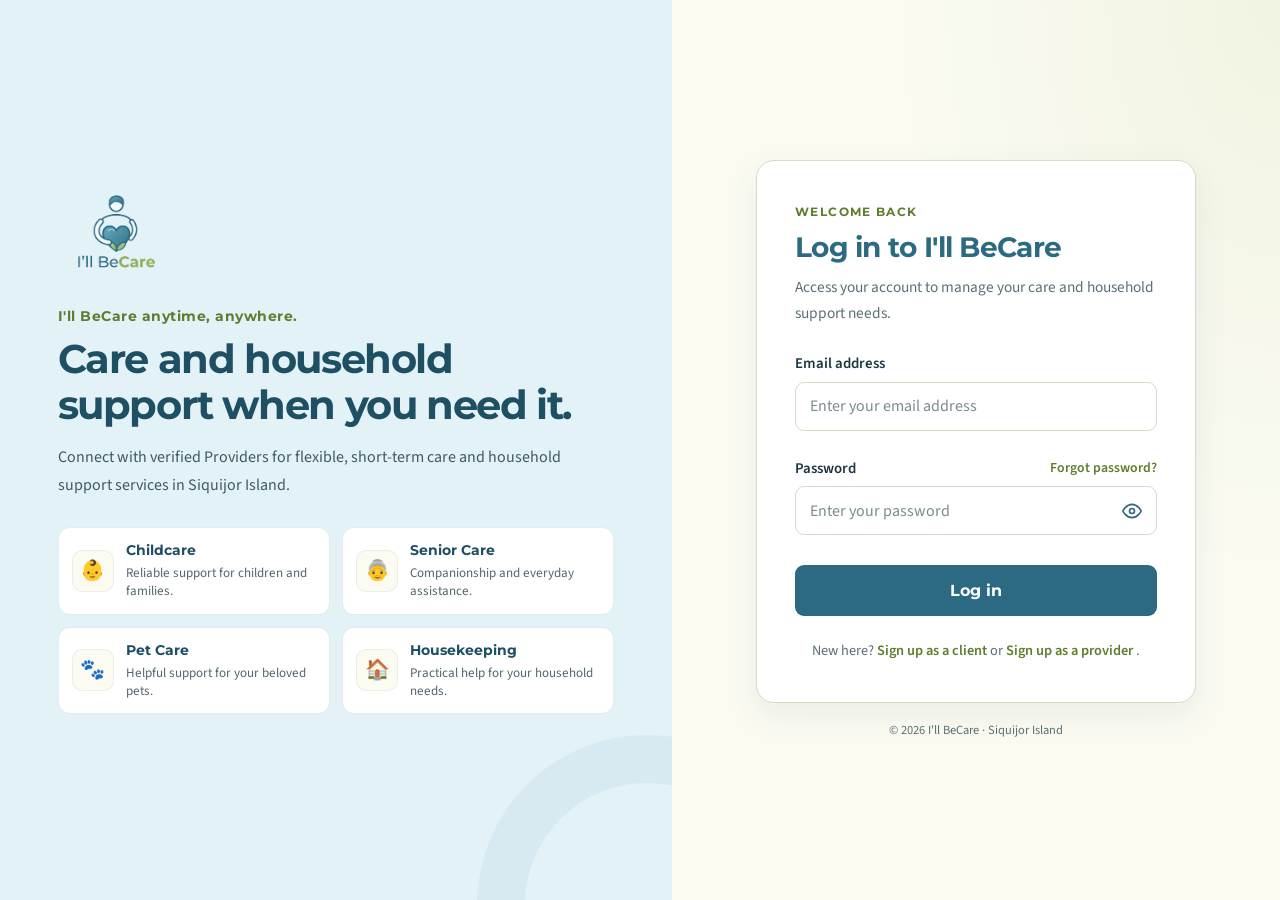
<file: index.html>
<!doctype html>
<html lang="en">
  <head>
    <meta charset="utf-8" />
    <meta
      name="viewport"
      content="width=device-width, initial-scale=1, viewport-fit=cover"
    />

    <title>Log in | I'll BeCare</title>

    <link rel="preconnect" href="https://fonts.googleapis.com" />
    <link rel="preconnect" href="https://fonts.gstatic.com" crossorigin />

    <link
      href="https://fonts.googleapis.com/css2?family=Montserrat:wght@600;700&family=Source+Sans+3:wght@400;600&display=swap"
      rel="stylesheet"
    />
    <link
      rel="stylesheet"
      href="Assets/bootstrap-5.3.8-dist/css/bootstrap.min.css"
    />
    <link rel="stylesheet" href="Assets/styles.css" />
  </head>

  <body>
    <main class="login-page">
      <!-- LEFT BRANDING PANEL -->
      <section class="intro-panel">
        <div class="intro-content">
          <a class="brand intro-brand" href="index.html">
            <img src="Assets/Logo.png" alt="I'll BeCare" />
          </a>

          <div class="intro-text">
            <p class="tagline">I'll BeCare anytime, anywhere.</p>

            <h1>Care and household support when you need it.</h1>

            <p class="intro-description">
              Connect with verified Providers for flexible, short-term care and
              household support services in Siquijor Island.
            </p>
          </div>

          <div class="services">
            <div class="service">
              <div class="service-icon" aria-hidden="true">👶</div>
              <div>
                <h2>Childcare</h2>
                <p>Reliable support for children and families.</p>
              </div>
            </div>

            <div class="service">
              <div class="service-icon" aria-hidden="true">👵</div>
              <div>
                <h2>Senior Care</h2>
                <p>Companionship and everyday assistance.</p>
              </div>
            </div>

            <div class="service">
              <div class="service-icon" aria-hidden="true">🐾</div>
              <div>
                <h2>Pet Care</h2>
                <p>Helpful support for your beloved pets.</p>
              </div>
            </div>

            <div class="service">
              <div class="service-icon" aria-hidden="true">🏠</div>
              <div>
                <h2>Housekeeping</h2>
                <p>Practical help for your household needs.</p>
              </div>
            </div>
          </div>
        </div>
      </section>

      <!-- RIGHT LOGIN PANEL -->
      <section class="login-panel">
        <div class="login-container">
          <a class="brand mobile-brand" href="index.html">
            <img src="Assets/Logo.png" alt="I'll BeCare" />
          </a>

          <div class="auth-card">
            <div class="auth-card-header">
              <span class="welcome-label"> WELCOME BACK </span>

              <h2>Log in to I'll BeCare</h2>

              <p>
                Access your account to manage your care and household support
                needs.
              </p>
            </div>

            <form
              class="auth-form"
              method="post"
              action="views/login.php"
              novalidate
            >
              <p
                class="notice"
                id="status"
                tabindex="-1"
                role="status"
                hidden
              ></p>

              <!-- EMAIL -->
              <div class="field">
                <label for="email"> Email address </label>

                <input
                  id="email"
                  name="email"
                  type="email"
                  autocomplete="username"
                  placeholder="Enter your email address"
                  data-v="required email"
                  required
                />

                <span class="err" aria-live="polite"></span>
              </div>

              <!-- PASSWORD -->
              <div class="field">
                <div class="password-label-row">
                  <label for="password"> Password </label>

                  <!-- NEW: Forgot password -->

                  <a class="forgot" href="views/forgot_password.html">
                    Forgot password?
                  </a>
                </div>

                <div class="pw">
                  <input
                    id="password"
                    name="password"
                    type="password"
                    autocomplete="current-password"
                    placeholder="Enter your password"
                    data-v="required"
                    required
                  />

                  <button
                    class="eye"
                    type="button"
                    data-target="password"
                    aria-pressed="false"
                    aria-label="Show password"
                  >
                    <!-- Eye (password hidden) -->
                    <svg
                      class="eye-open"
                      viewBox="0 0 24 24"
                      aria-hidden="true"
                    >
                      <path d="M1 12s4-8 11-8 11 8 11 8-4 8-11 8-11-8-11-8z" />
                      <circle cx="12" cy="12" r="3" />
                    </svg>

                    <!-- Eye with slash (password visible) -->
                    <svg class="eye-off" viewBox="0 0 24 24" aria-hidden="true">
                      <path
                        d="M17.94 17.94A10.07 10.07 0 0 1 12 20c-7 0-11-8-11-8a18.45 18.45 0 0 1 5.06-5.94M9.9 4.24A9.12 9.12 0 0 1 12 4c7 0 11 8 11 8a18.5 18.5 0 0 1-2.16 3.19m-6.72-1.07a3 3 0 1 1-4.24-4.24"
                      />
                      <line x1="1" y1="1" x2="23" y2="23" />
                    </svg>
                  </button>
                </div>

                <span class="err" aria-live="polite"></span>
              </div>

              <button class="go" type="submit">Log in</button>
            </form>

            <p class="alt">
              New here?

              <a href="client/register.html"> Sign up as a client </a>

              or

              <a href="provider/register_provider.html">
                Sign up as a provider </a
              >.
            </p>
          </div>

          <p class="login-footer">© 2026 I'll BeCare · Siquijor Island</p>
        </div>
      </section>
    </main>

    <script src="JS/login.js"></script>

    <script src="Assets/bootstrap-5.3.8-dist/js/bootstrap.bundle.min.js"></script>
  </body>
</html>
</file>
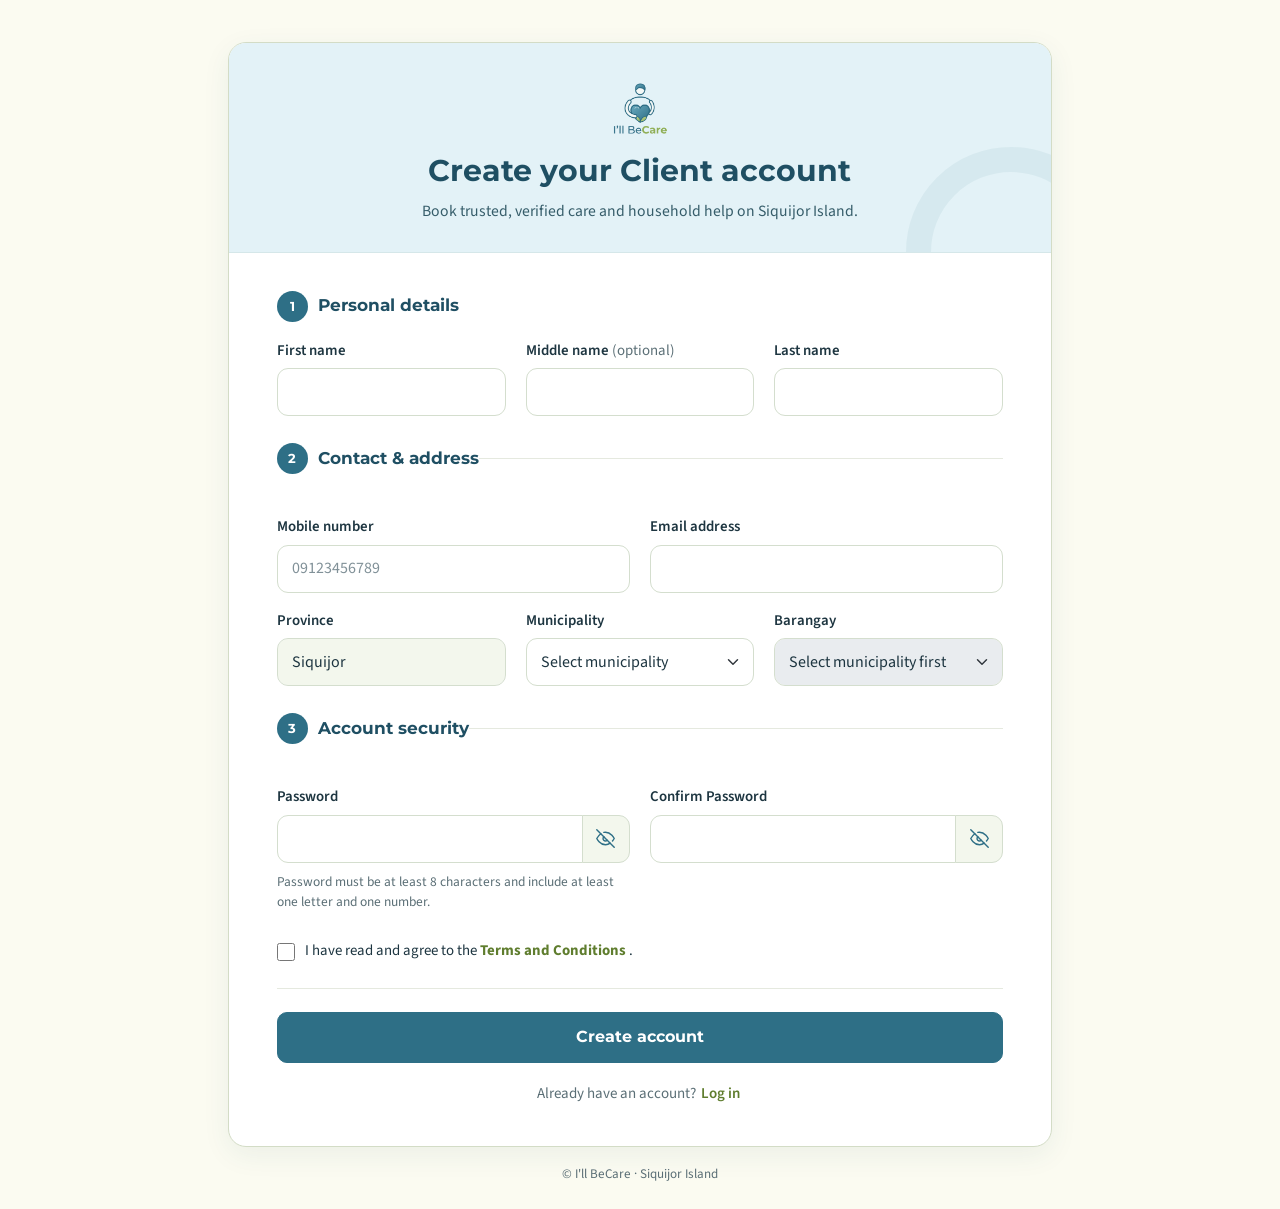
<file: client/register.html>
<!doctype html>
<html lang="en">
  <head>
    <meta charset="UTF-8" />
    <meta name="viewport" content="width=device-width, initial-scale=1" />
    <meta name="color-scheme" content="light" />
    <meta name="theme-color" content="#2b6a82" />
    <title>Create Client Account | I'll BeCare</title>

    <link rel="preconnect" href="https://fonts.googleapis.com" />
    <link rel="preconnect" href="https://fonts.gstatic.com" crossorigin />
    <link
      href="https://fonts.googleapis.com/css2?family=Montserrat:wght@600;700&family=Source+Sans+3:wght@400;600&display=swap"
      rel="stylesheet"
    />
    <link
      rel="stylesheet"
      href="../Assets/bootstrap-5.3.8-dist/css/bootstrap.min.css"
    />

    <link rel="stylesheet" href="../Assets/register_client.css?v=terms-format-20261024" />
  </head>

  <body>
    <!-- Icon sprite (defined once, reused by both password fields) -->
    <svg
      xmlns="http://www.w3.org/2000/svg"
      width="0"
      height="0"
      style="position: absolute"
      aria-hidden="true"
      focusable="false"
    >
      <symbol id="i-eye" viewBox="0 0 24 24">
        <path d="M1 12s4-8 11-8 11 8 11 8-4 8-11 8S1 12 1 12z" />
        <circle cx="12" cy="12" r="3" />
      </symbol>
      <symbol id="i-eye-off" viewBox="0 0 24 24">
        <path
          d="M17.94 17.94A10.94 10.94 0 0 1 12 20C5 20 1 12 1 12a18.5 18.5 0 0 1 5.06-5.94"
        />
        <path
          d="M9.9 4.24A10.9 10.9 0 0 1 12 4c7 0 11 8 11 8a18.5 18.5 0 0 1-2.16 3.19"
        />
        <path d="M14.12 14.12a3 3 0 1 1-4.24-4.24" />
        <line x1="1" y1="1" x2="23" y2="23" />
      </symbol>
    </svg>

    <main class="container reg-main">
      <div class="row justify-content-center">
        <div class="col-12 col-lg-11 col-xl-10 col-xxl-9">
          <article class="card reg-card">
            <!-- Header -->
            <header class="reg-header">
              <img
                src="../Assets/Logo.png"
                alt="I'll BeCare logo"
                class="reg-logo"
              />
              <h1 class="reg-title">Create your Client account</h1>
              <p class="reg-subtitle">
                Book trusted, verified care and household help on Siquijor
                Island.
              </p>
            </header>

            <!-- Body -->
            <div class="reg-body">
              <noscript>
                <div class="alert alert-danger">
                  JavaScript must be enabled to create an account.
                </div>
              </noscript>

              <div
                id="status"
                class="alert d-none"
                role="status"
                aria-live="polite"
              ></div>

              <form
                id="registerForm"
                method="post"
                action="../views/register_client.php"
                novalidate
              >
                <!-- 1. Personal details -->
                <fieldset class="reg-section">
                  <legend class="reg-legend">
                    <span class="step">1</span>Personal details
                  </legend>
                  <div class="row g-3">
                    <div class="col-md-4">
                      <label for="first_name" class="form-label"
                        >First name</label
                      >
                      <input
                        type="text"
                        class="form-control"
                        id="first_name"
                        name="first_name"
                        data-v="name"
                        autocomplete="given-name"
                        autocapitalize="words"
                        autocorrect="off"
                      />
                      <div class="invalid-feedback"></div>
                    </div>
                    <div class="col-md-4">
                      <label for="middle_name" class="form-label">
                        Middle name
                        <span class="text-muted fw-normal">(optional)</span>
                      </label>
                      <input
                        type="text"
                        class="form-control"
                        id="middle_name"
                        name="middle_name"
                        data-v="middle"
                        autocomplete="additional-name"
                        autocapitalize="words"
                        autocorrect="off"
                      />
                      <div class="invalid-feedback"></div>
                    </div>
                    <div class="col-md-4">
                      <label for="last_name" class="form-label"
                        >Last name</label
                      >
                      <input
                        type="text"
                        class="form-control"
                        id="last_name"
                        name="last_name"
                        data-v="name"
                        autocomplete="family-name"
                        autocapitalize="words"
                        autocorrect="off"
                      />
                      <div class="invalid-feedback"></div>
                    </div>
                  </div>
                </fieldset>

                <!-- 2. Contact & address -->
                <fieldset class="reg-section">
                  <legend class="reg-legend">
                    <span class="step">2</span>Contact &amp; address
                  </legend>
                  <div class="row g-3">
                    <div class="col-md-6">
                      <label for="mobile_number" class="form-label"
                        >Mobile number</label
                      >
                      <input
                        type="tel"
                        class="form-control"
                        id="mobile_number"
                        name="mobile_number"
                        data-v="mobile"
                        placeholder="09123456789"
                        autocomplete="off"
                        autocorrect="off"
                        autocapitalize="off"
                        spellcheck="false"
                        data-lpignore="true"
                        data-form-type="other"
                        inputmode="tel"
                        maxlength="20"
                      />
                      <div class="invalid-feedback"></div>
                    </div>

                    <div class="col-md-6">
                      <label for="email" class="form-label"
                        >Email address</label
                      >
                      <input
                        type="email"
                        class="form-control"
                        id="email"
                        name="email"
                        data-v="email"
                        autocomplete="email"
                        autocapitalize="none"
                        autocorrect="off"
                        spellcheck="false"
                      />
                      <div class="invalid-feedback"></div>
                    </div>
                    <div class="col-md-4">
                      <label for="province" class="form-label">Province</label>
                      <input
                        type="text"
                        class="form-control auto-fill"
                        id="province"
                        name="province"
                        value="Siquijor"
                        readonly
                        tabindex="-1"
                      />
                    </div>
                    <div class="col-md-4">
                      <label for="municipality" class="form-label"
                        >Municipality</label
                      >
                      <select
                        class="form-select form-control"
                        id="municipality"
                        name="municipality"
                        required
                      >
                        <option value="">Select municipality</option>
                      </select>
                      <div class="invalid-feedback"></div>
                    </div>
                    <div class="col-md-4">
                      <label for="barangay" class="form-label">Barangay</label>
                      <select
                        class="form-select form-control"
                        id="barangay"
                        name="barangay"
                        required
                        disabled
                      >
                        <option value="">Select municipality first</option>
                      </select>
                      <div class="invalid-feedback"></div>
                    </div>
                    <input type="hidden" id="address" name="address" />
                  </div>
                </fieldset>

                

               <!-- 3. Account security -->
                <fieldset class="reg-section">
                  <legend class="reg-legend">
                    <span class="step">3</span>Account security
                  </legend>

                  <div class="row">
                    <!-- Password field -->
                    <div class="col-md-6">
                      <label for="password" class="form-label">Password</label>

                      <div class="input-group">
                        <input
                          type="password"
                          class="form-control"
                          id="password"
                          name="password"
                          required
                        />

                        <button
                          type="button"
                          class="btn btn-outline-secondary pw-toggle"
                          data-target="password"
                          aria-label="Show password"
                          aria-pressed="false"
                        >
                          <svg class="ico eye-off" aria-hidden="true">
                            <use href="#i-eye-off"></use>
                          </svg>
                          <svg class="ico eye-on d-none" aria-hidden="true">
                            <use href="#i-eye"></use>
                          </svg>
                        </button>
                      </div>

                      <div class="invalid-feedback"></div>

                      <div id="passwordFeedback" class="mt-2">
                        <small class="d-block text-muted">
                          Password must be at least 8 characters and include at
                          least one letter and one number.
                        </small>
                      </div>
                    </div>

                    <!-- Confirm Password field -->
                    <div class="col-md-6">
                      <label for="confirm_password" class="form-label">
                        Confirm Password
                      </label>

                      <div class="input-group">
                        <input
                          type="password"
                          class="form-control"
                          id="confirm_password"
                          name="confirm_password"
                          required
                        />

                        <button
                          type="button"
                          class="btn btn-outline-secondary pw-toggle"
                          data-target="confirm_password"
                          aria-label="Show password"
                          aria-pressed="false"
                        >
                          <svg class="ico eye-off" aria-hidden="true">
                            <use href="#i-eye-off"></use>
                          </svg>
                          <svg class="ico eye-on d-none" aria-hidden="true">
                            <use href="#i-eye"></use>
                          </svg>
                        </button>
                      </div>

                      <div class="invalid-feedback">
                        Please confirm your password.
                      </div>
                    </div>
                  </div>
                </fieldset>

                <!-- Terms and Agreement -->
                <div class="terms-agreement mb-4">
                  <input
                    type="checkbox"
                    id="agreeTerms"
                    name="agree_terms"
                    value="1"
                    required
                  />

                  <label for="agreeTerms">
                    I have read and agree to the
                    <a href="#termsModal" id="openTermsModal">
                      Terms and Conditions </a
                    >.
                  </label>

                  <div
                    id="termsError"
                    class="terms-error"
                    aria-live="polite"
                  ></div>
                </div>

                <!-- Floating Terms and Agreement -->
                <div id="termsModal" class="terms-modal" aria-hidden="true">
                  <div
                    class="terms-modal-content"
                    role="dialog"
                    aria-modal="true"
                    aria-labelledby="termsModalTitle"
                  >
                    <button
                      type="button"
                      id="closeTermsModal"
                      class="terms-close"
                      aria-label="Close"
                    >
                      &times;
                    </button>

                    <h2 id="termsModalTitle">Terms and Conditions</h2>

                    <div class="terms-modal-body">
                      <h3>I'll BeCare Terms and Conditions</h3>
                      <p><strong>Last updated: October 24, 2026</strong></p>

                      <h3>1. About I'll BeCare</h3>
                      <p>I'll BeCare is an academic prototype developed by BSIT III students of Siquijor State College for a school requirement. It is a web platform that helps households in Siquijor Island (Clients) find and book approved care and household support Providers for short-term, on-demand services. It is not a commercial service, it does not collect fees, and it is not a recruitment or employment agency.</p>

                      <h3>2. Who may use the system</h3>
                      <p class="terms-clause"><strong>2.1</strong> You must be at least 18 years old to register as a Client or a Provider.</p>
                      <p class="terms-clause"><strong>2.2</strong> You must give true, complete, and current information, and keep your password private.</p>
                      <p class="terms-clause"><strong>2.3</strong> The Administrator may confirm, block, or suspend any account that breaks these terms.</p>

                      <h3>3. Nature of the services</h3>
                      <p class="terms-clause"><strong>3.1</strong> Services are short-term and on-demand (hourly, half-day, full-day, custom, or same-day). The system does not support long-term or live-in arrangements.</p>
                      <p class="terms-clause"><strong>3.2</strong> Providers are not employees of I'll BeCare or of the group. A booking is a one-time arrangement between a Client and a Provider and does not create a continuing employment relationship.</p>
                      <p class="terms-clause"><strong>3.3</strong> A booking may not exceed 8 hours of service per day, and a meal break must be allowed for longer bookings. Arrangements must not go below the minimum labor standards under the Labor Code and other labor laws.</p>

                      <h3>4. Provider requirements</h3>
                      <p class="terms-clause"><strong>4.1</strong> Providers must submit a valid government ID and a Barangay Clearance for review. An NBI Clearance is recommended.</p>
                      <p class="terms-clause"><strong>4.2</strong> Only Providers approved by the Administrator are shown to Clients. The Administrator may reject or suspend a Provider whose documents are unclear, invalid, or false.</p>
                      <p class="terms-clause"><strong>4.3</strong> Providers set their own hourly rates and may change them. The rate shown at booking is the rate that applies to that booking.</p>
                      <p class="terms-clause"><strong>4.4</strong> Providers may accept or decline any booking request.</p>

                      <h3>5. Bookings, cost, and payment</h3>
                      <p class="terms-clause"><strong>5.1</strong> A Client sends a booking request. The booking is confirmed only when the Provider accepts it.</p>
                      <p class="terms-clause"><strong>5.2</strong> The system shows a cost summary (the Provider's hourly rate multiplied by the booked hours) before the request is sent.</p>
                      <p class="terms-clause"><strong>5.3</strong> Payment is made face-to-face between the Client and the Provider after the service. The system does not process payments and does not charge any fee, service charge, or commission.</p>
                      <p class="terms-clause"><strong>5.4</strong> Clients and Providers may cancel a booking through the system. Please cancel as early as possible so the other party can make other plans.</p>

                      <h3>6. Safety and conduct</h3>
                      <p class="terms-clause"><strong>6.1</strong> Clients must give accurate care details, including emergency contact information, so the Provider can respond properly.</p>
                      <p class="terms-clause"><strong>6.2</strong> Users must treat each other with respect and must not harass, abuse, or put anyone at risk.</p>
                      <p class="terms-clause"><strong>6.3</strong> The system does not independently investigate or authenticate documents beyond the Administrator's review. Clients should still use their own judgment.</p>
                      <p class="terms-clause"><strong>6.4</strong> Ratings and reviews must be honest. The Administrator may remove reviews that break these terms.</p>

                      <h3>7. Complaints</h3>
                      <p>Clients and Providers may file a complaint or safety concern through the system. The Administrator will review and resolve it within the platform. The system does not mediate or enforce legal action, and serious matters should be reported to the proper authorities.</p>

                      <h3>8. Privacy</h3>
                      <p>Your personal data, including IDs, clearances, and emergency contact details, is collected only for verification and booking and handled under the Data Privacy Act of 2012 (RA 10173), as explained in the Privacy Notice. Submitted documents are seen only by authorized Administrators.</p>

                      <h3>9. Prototype limits</h3>
                      <p class="terms-clause"><strong>9.1</strong> The system is for academic use. Use test data only and do not rely on it for emergencies.</p>
                      <p class="terms-clause"><strong>9.2</strong> The group makes no promise that the system will always be available or error-free.</p>
                      <p class="terms-clause"><strong>9.3</strong> Any commercial use would first require the appropriate DOLE license and updated terms.</p>

                      <h3>10. Changes</h3>
                      <p>The group may update these terms. Continued use means you accept the updated terms. By ticking the box at registration, you confirm that you have read and agree to these Terms and Conditions and the Privacy Notice.</p>
                    </div>
                  </div>
                </div>

                <!-- Actions -->
                <div class="reg-actions">
                  <button
                    type="submit"
                    class="btn btn-primary w-100"
                    id="submitBtn"
                  >
                    Create account
                  </button>
                  <p class="reg-login">
                    Already have an account?
                    <a href="../index.html" class="fw-semibold">Log in</a>
                  </p>
                </div>
              </form>
            </div>
          </article>

          <p class="reg-foot">&copy; I'll BeCare &middot; Siquijor Island</p>
        </div>
      </div>
    </main>

    <script src="../JS/siquijor_barangay.js"></script>
    <script src="../JS/register_client.js"></script>
    <script src="../Assets/bootstrap-5.3.8-dist/js/bootstrap.bundle.min.js"></script>
  </body>
</html>
</file>
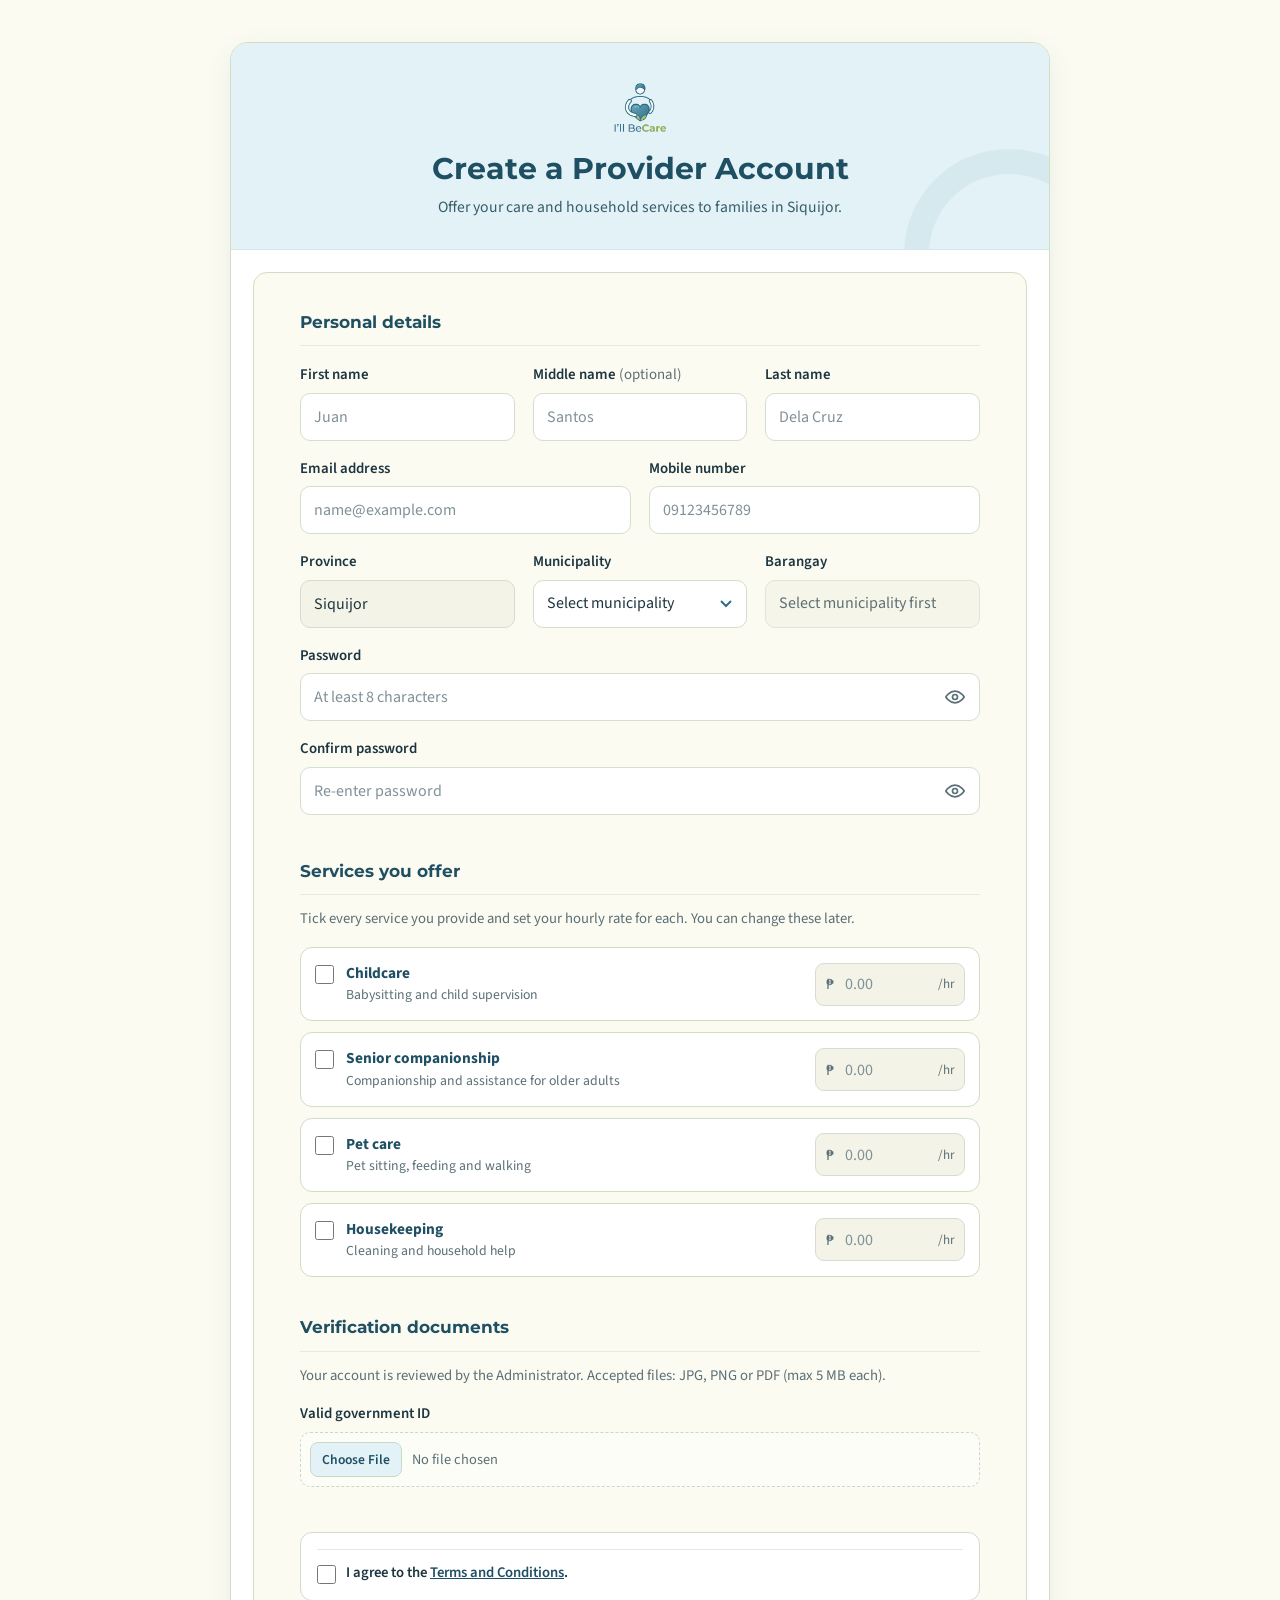
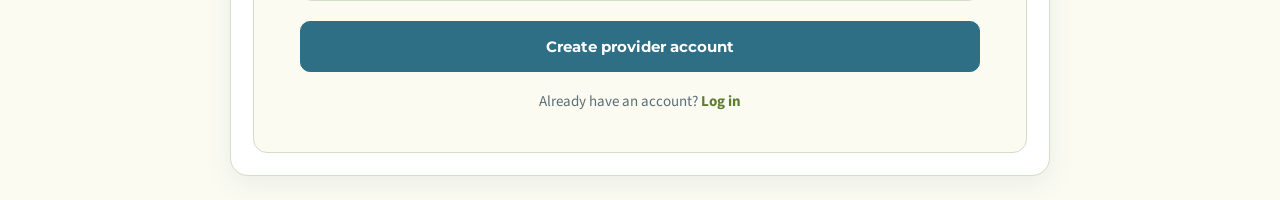
<file: provider/register_provider.html>
<!doctype html>
<html lang="en">

<head>
  <meta charset="UTF-8" />
  <meta http-equiv="X-UA-Compatible" content="IE=edge" />
  <meta name="viewport" content="width=device-width, initial-scale=1" />
  <title>Provider Sign Up | I'll BeCare</title>

  <!-- Remove these 3 lines if your login page already loads the fonts -->
  <link rel="preconnect" href="https://fonts.googleapis.com" />
  <link rel="preconnect" href="https://fonts.gstatic.com" crossorigin />
  <link
    href="https://fonts.googleapis.com/css2?family=Montserrat:wght@600;700&family=Source+Sans+3:wght@400;600&display=swap"
    rel="stylesheet" />

  <link rel="stylesheet" href="../Assets/register_provider.css?v=terms-format-20261024" />
</head>

<body>
  <main class="page">
    <section class="card">
      <header class="brand">
        <img src="../Assets/Logo.png" alt="I'll BeCare logo" class="logo" />
        <h1>Create a Provider Account</h1>
        <p class="subtitle">
          Offer your care and household services to families in Siquijor.
        </p>
      </header>

      <form id="providerForm" action="../views/register_provider.php" method="post" enctype="multipart/form-data"
        autocomplete="on">
        <div id="status" class="status" role="alert" aria-live="polite"></div>

        <!-- PERSONAL DETAILS -->
        <fieldset>
          <legend>Personal details</legend>

          <div class="grid grid-3">
            <div class="field">
              <label for="first_name">First name</label>
              <input type="text" id="first_name" name="first_name" maxlength="50" autocomplete="given-name"
                placeholder="Juan" required />
            </div>
            <div class="field">
              <label for="middle_name">Middle name <span class="opt">(optional)</span></label>
              <input type="text" id="middle_name" name="middle_name" maxlength="50" autocomplete="additional-name"
                placeholder="Santos" />
            </div>
            <div class="field">
              <label for="last_name">Last name</label>
              <input type="text" id="last_name" name="last_name" maxlength="50" autocomplete="family-name"
                placeholder="Dela Cruz" required />
            </div>
          </div>

          <div class="grid grid-2">
            <div class="field">
              <label for="email">Email address</label>
              <input type="email" id="email" name="email" maxlength="150" autocomplete="email"
                placeholder="name@example.com" required />
              <small id="emailMsg" class="field-msg" aria-live="polite"></small>
            </div>
            <div class="field">
              <label for="mobile_number">Mobile number</label>
              <input type="tel" id="mobile_number" name="mobile_number" inputmode="tel" autocomplete="tel"
                pattern="(09|\+639)[0-9]{9}" maxlength="13" placeholder="09123456789" required />
            </div>
          </div>

          <div class="grid grid-3">
            <div class="field">
              <label for="province">Province</label>
              <input type="text" id="province" class="auto-fill" value="Siquijor" readonly tabindex="-1" />
            </div>
            <div class="field">
              <label for="municipality">Municipality</label>
              <select id="municipality" name="municipality" required>
                <option value="">Select municipality</option>
              </select>
            </div>
            <div class="field">
              <label for="barangay">Barangay</label>
              <select id="barangay" name="barangay" required disabled>
                <option value="">Select municipality first</option>
              </select>
            </div>
          </div>
          <input type="hidden" id="location" name="location" />

          <div class="field">
            <label for="password">Password</label>
            <div class="pw-wrap">
              <input type="password" id="password" name="password" minlength="8" maxlength="72"
                placeholder="At least 8 characters" autocomplete="new-password" required />
              <button type="button" class="pw-toggle" data-target="password" aria-label="Show password"
                aria-pressed="false">
                <svg class="eye" viewBox="0 0 24 24" width="20" height="20" fill="none" stroke="currentColor"
                  stroke-width="2" stroke-linecap="round" stroke-linejoin="round" aria-hidden="true">
                  <path d="M1 12s4-7 11-7 11 7 11 7-4 7-11 7S1 12 1 12z" />
                  <circle cx="12" cy="12" r="3" />
                </svg>
                <svg class="eye-off" viewBox="0 0 24 24" width="20" height="20" fill="none" stroke="currentColor"
                  stroke-width="2" stroke-linecap="round" stroke-linejoin="round" aria-hidden="true">
                  <path
                    d="M17.94 17.94A10.94 10.94 0 0 1 12 19c-7 0-11-7-11-7a19.77 19.77 0 0 1 5.06-5.94M9.9 4.24A10.9 10.9 0 0 1 12 5c7 0 11 7 11 7a19.86 19.86 0 0 1-3.17 4.19M14.12 14.12a3 3 0 1 1-4.24-4.24" />
                  <line x1="1" y1="1" x2="23" y2="23" />
                </svg>
              </button>
            </div>
          </div>
          <div class="field">
            <label for="confirm_password">Confirm password</label>
            <div class="pw-wrap">
              <input type="password" id="confirm_password" name="confirm_password" minlength="8" maxlength="72"
                placeholder="Re-enter password" autocomplete="new-password" required />
              <p id="passwordMatchMsg" class="field-msg" aria-live="polite"></p>
              <button type="button" class="pw-toggle" data-target="confirm_password" aria-label="Show password"
                aria-pressed="false">
                <svg class="eye" viewBox="0 0 24 24" width="20" height="20" fill="none" stroke="currentColor"
                  stroke-width="2" stroke-linecap="round" stroke-linejoin="round" aria-hidden="true">
                  <path d="M1 12s4-7 11-7 11 7 11 7-4 7-11 7S1 12 1 12z" />
                  <circle cx="12" cy="12" r="3" />
                </svg>
                <svg class="eye-off" viewBox="0 0 24 24" width="20" height="20" fill="none" stroke="currentColor"
                  stroke-width="2" stroke-linecap="round" stroke-linejoin="round" aria-hidden="true">
                  <path
                    d="M17.94 17.94A10.94 10.94 0 0 1 12 19c-7 0-11-7-11-7a19.77 19.77 0 0 1 5.06-5.94M9.9 4.24A10.9 10.9 0 0 1 12 5c7 0 11 7 11 7a19.86 19.86 0 0 1-3.17 4.19M14.12 14.12a3 3 0 1 1-4.24-4.24" />
                  <line x1="1" y1="1" x2="23" y2="23" />
                </svg>
              </button>
            </div>
          </div>
        </fieldset>

        <!-- SERVICES -->
        <fieldset>
          <legend>Services you offer</legend>
          <p class="hint">
            Tick every service you provide and set your hourly rate for each.
            You can change these later.
          </p>
          <p id="servicesError" class="field-msg error" aria-live="polite"></p>

          <div class="service">
            <label class="service-name" for="svc1">
              <input type="checkbox" id="svc1" name="services[]" value="1" data-needs-clearance="true" />
              <span><strong>Childcare</strong><small>Babysitting and child supervision</small></span>
            </label>
            <div class="rate">
              <span class="peso" aria-hidden="true">&#8369;</span>
              <input type="number" name="rate[1]" min="0" step="0.01" inputmode="decimal" placeholder="0.00"
                aria-label="Hourly rate for Childcare" />
              <span class="per">/hr</span>
            </div>
          </div>

          <div class="service">
            <label class="service-name" for="svc2">
              <input type="checkbox" id="svc2" name="services[]" value="2" data-needs-clearance="true" />
              <span><strong>Senior companionship</strong><small>Companionship and assistance for older
                  adults</small></span>
            </label>
            <div class="rate">
              <span class="peso" aria-hidden="true">&#8369;</span>
              <input type="number" name="rate[2]" min="0" step="0.01" inputmode="decimal" placeholder="0.00"
                aria-label="Hourly rate for Senior companionship" />
              <span class="per">/hr</span>
            </div>
          </div>

          <div class="service">
            <label class="service-name" for="svc3">
              <input type="checkbox" id="svc3" name="services[]" value="3" />
              <span><strong>Pet care</strong><small>Pet sitting, feeding and walking</small></span>
            </label>
            <div class="rate">
              <span class="peso" aria-hidden="true">&#8369;</span>
              <input type="number" name="rate[3]" min="0" step="0.01" inputmode="decimal" placeholder="0.00"
                aria-label="Hourly rate for Pet care" />
              <span class="per">/hr</span>
            </div>
          </div>

          <div class="service">
            <label class="service-name" for="svc4">
              <input type="checkbox" id="svc4" name="services[]" value="4" />
              <span><strong>Housekeeping</strong><small>Cleaning and household help</small></span>
            </label>
            <div class="rate">
              <span class="peso" aria-hidden="true">&#8369;</span>
              <input type="number" name="rate[4]" min="0" step="0.01" inputmode="decimal" placeholder="0.00"
                aria-label="Hourly rate for Housekeeping" />
              <span class="per">/hr</span>
            </div>
          </div>
        </fieldset>

        <!-- VERIFICATION -->
        <fieldset>
          <legend>Verification documents</legend>
          <p class="hint">
            Your account is reviewed by the Administrator. Accepted files:
            JPG, PNG or PDF (max 5 MB each).
          </p>

          <div class="field">
            <label for="government_id">Valid government ID</label>
            <input type="file" id="government_id" name="government_id" accept=".jpg,.jpeg,.png,.pdf" required />
          </div>


          <!-- Shown by JS only when Childcare or Senior companionship is ticked -->
          <div id="clearanceBox" class="clearance is-hidden">
            <div class="grid grid-2">
              <div class="field">
                <label for="clearance_type">Clearance type</label>
                <select id="clearance_type" name="clearance_type">
                  <option value="">Select clearance type</option>
                  <option value="nbi_clearance">NBI clearance</option>
                  <option value="police_clearance">Police clearance</option>
                </select>
              </div>
              <div class="field">
                <label for="clearance_file">Clearance file</label>
                <input type="file" id="clearance_file" name="clearance_file" accept=".jpg,.jpeg,.png,.pdf" />
              </div>
            </div>
            <p class="hint small">
              Required because you offer <strong>Childcare</strong> or
              <strong>Senior companionship</strong>.
            </p>
          </div>
        </fieldset>

        <!-- TERMS AND AGREEMENT -->

          <div class="terms-agreement">
            <label class="agree-label">
              <input type="checkbox" id="agreeTerms" name="agree_terms" value="1" />
              <span>
                I agree to the
                <a href="#" id="openTerms">Terms and Conditions</a>.
              </span>
            </label>
            <p id="termsError" class="terms-error" hidden>
              You must agree to the Terms and Conditions before creating an
              account.
            </p>
          </div>

          <!-- TERMS POPUP -->
          <div id="termsModal" class="terms-modal" hidden>
            <div class="terms-modal-content" role="dialog" aria-modal="true" aria-labelledby="termsTitle">
              <button type="button" id="closeTerms" class="close-terms" aria-label="Close">
                &times;
              </button>

              <h2 id="termsTitle">Terms and Conditions</h2>

              <div class="terms-body">
                <h3>I'll BeCare Terms and Conditions</h3>
                <p><strong>Last updated: October 24, 2026</strong></p>

                <h3>1. About I'll BeCare</h3>
                <p>I'll BeCare is an academic prototype developed by BSIT III students of Siquijor State College for a school requirement. It is a web platform that helps households in Siquijor Island (Clients) find and book approved care and household support Providers for short-term, on-demand services. It is not a commercial service, it does not collect fees, and it is not a recruitment or employment agency.</p>

                <h3>2. Who may use the system</h3>
                <p class="terms-clause"><strong>2.1</strong> You must be at least 18 years old to register as a Client or a Provider.</p>
                <p class="terms-clause"><strong>2.2</strong> You must give true, complete, and current information, and keep your password private.</p>
                <p class="terms-clause"><strong>2.3</strong> The Administrator may confirm, block, or suspend any account that breaks these terms.</p>

                <h3>3. Nature of the services</h3>
                <p class="terms-clause"><strong>3.1</strong> Services are short-term and on-demand (hourly, half-day, full-day, custom, or same-day). The system does not support long-term or live-in arrangements.</p>
                <p class="terms-clause"><strong>3.2</strong> Providers are not employees of I'll BeCare or of the group. A booking is a one-time arrangement between a Client and a Provider and does not create a continuing employment relationship.</p>
                <p class="terms-clause"><strong>3.3</strong> A booking may not exceed 8 hours of service per day, and a meal break must be allowed for longer bookings. Arrangements must not go below the minimum labor standards under the Labor Code and other labor laws.</p>

                <h3>4. Provider requirements</h3>
                <p class="terms-clause"><strong>4.1</strong> Providers must submit a valid government ID and a Barangay Clearance for review. An NBI Clearance is recommended.</p>
                <p class="terms-clause"><strong>4.2</strong> Only Providers approved by the Administrator are shown to Clients. The Administrator may reject or suspend a Provider whose documents are unclear, invalid, or false.</p>
                <p class="terms-clause"><strong>4.3</strong> Providers set their own hourly rates and may change them. The rate shown at booking is the rate that applies to that booking.</p>
                <p class="terms-clause"><strong>4.4</strong> Providers may accept or decline any booking request.</p>

                <h3>5. Bookings, cost, and payment</h3>
                <p class="terms-clause"><strong>5.1</strong> A Client sends a booking request. The booking is confirmed only when the Provider accepts it.</p>
                <p class="terms-clause"><strong>5.2</strong> The system shows a cost summary (the Provider's hourly rate multiplied by the booked hours) before the request is sent.</p>
                <p class="terms-clause"><strong>5.3</strong> Payment is made face-to-face between the Client and the Provider after the service. The system does not process payments and does not charge any fee, service charge, or commission.</p>
                <p class="terms-clause"><strong>5.4</strong> Clients and Providers may cancel a booking through the system. Please cancel as early as possible so the other party can make other plans.</p>

                <h3>6. Safety and conduct</h3>
                <p class="terms-clause"><strong>6.1</strong> Clients must give accurate care details, including emergency contact information, so the Provider can respond properly.</p>
                <p class="terms-clause"><strong>6.2</strong> Users must treat each other with respect and must not harass, abuse, or put anyone at risk.</p>
                <p class="terms-clause"><strong>6.3</strong> The system does not independently investigate or authenticate documents beyond the Administrator's review. Clients should still use their own judgment.</p>
                <p class="terms-clause"><strong>6.4</strong> Ratings and reviews must be honest. The Administrator may remove reviews that break these terms.</p>

                <h3>7. Complaints</h3>
                <p>Clients and Providers may file a complaint or safety concern through the system. The Administrator will review and resolve it within the platform. The system does not mediate or enforce legal action, and serious matters should be reported to the proper authorities.</p>

                <h3>8. Privacy</h3>
                <p>Your personal data, including IDs, clearances, and emergency contact details, is collected only for verification and booking and handled under the Data Privacy Act of 2012 (RA 10173), as explained in the Privacy Notice. Submitted documents are seen only by authorized Administrators.</p>

                <h3>9. Prototype limits</h3>
                <p class="terms-clause"><strong>9.1</strong> The system is for academic use. Use test data only and do not rely on it for emergencies.</p>
                <p class="terms-clause"><strong>9.2</strong> The group makes no promise that the system will always be available or error-free.</p>
                <p class="terms-clause"><strong>9.3</strong> Any commercial use would first require the appropriate DOLE license and updated terms.</p>

                <h3>10. Changes</h3>
                <p>The group may update these terms. Continued use means you accept the updated terms. By ticking the box at registration, you confirm that you have read and agree to these Terms and Conditions and the Privacy Notice.</p>
              </div>

            </div>
          </div>

          <button type="submit" class="btn">Create provider account</button>

          <p class="switch">
            Already have an account? <a href="../index.html">Log in</a>
          </p>
      </form>
    </section>
  </main>

  <script src="../JS/siquijor_barangay.js"></script>
  <script src="../JS/register_provider.js"></script>
</body>

</html>
</file>
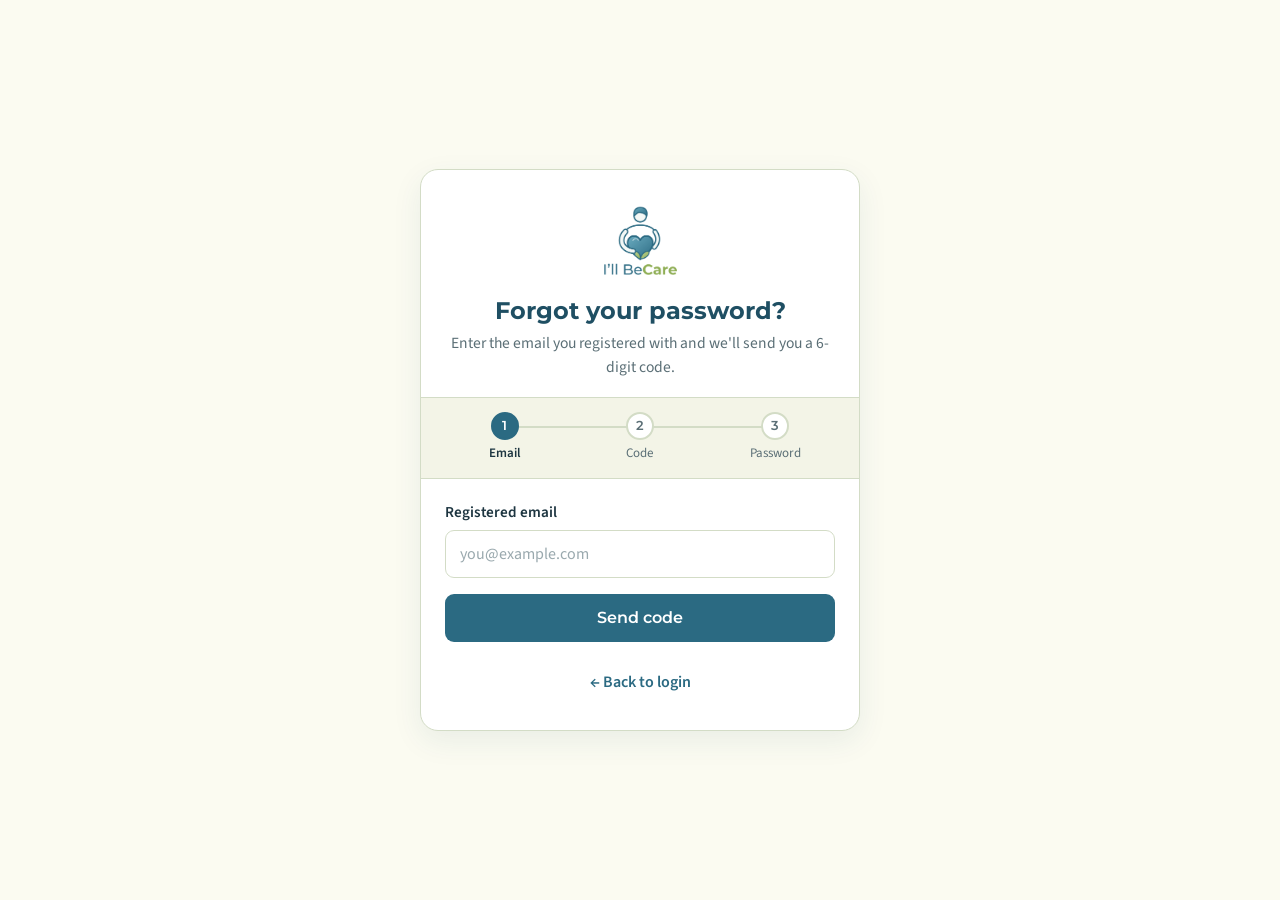
<file: views/forgot_password.html>
<!DOCTYPE html>
<html lang="en">
<head>
  <meta charset="UTF-8">
  <meta name="viewport" content="width=device-width, initial-scale=1, viewport-fit=cover">
  <title>Forgot Password | I'll BeCare</title>

  <link rel="preconnect" href="https://fonts.googleapis.com">
  <link rel="preconnect" href="https://fonts.gstatic.com" crossorigin>
  <link href="https://fonts.googleapis.com/css2?family=Montserrat:wght@600;700&family=Source+Sans+3:wght@400;600&display=swap" rel="stylesheet">

  <link rel="stylesheet" href="../Assets/bootstrap-5.3.8-dist/css/bootstrap.min.css">
  <link rel="stylesheet" href="../Assets/forgot_password.css">
</head>
<!-- data-api: where forgot_password.php is, relative to this page.
     data-login: where "Back to login" and the final redirect go. -->
<body class="fp-body" data-api="forgot_password.php" data-login="../index.html">

  <main class="fp-card">
    <header class="fp-head">
      <img class="fp-logo" src="../Assets/Logo.png" alt="I'll BeCare">
      <h1 id="fpTitle" class="fp-title">Forgot your password?</h1>
      <p id="fpSub" class="fp-sub">Enter the email you registered with and we'll send you a 6-digit code.</p>
    </header>

    <ol class="fp-steps" aria-label="Progress">
      <li class="is-active" data-step="1"><span class="dot">1</span><span class="lbl">Email</span></li>
      <li data-step="2"><span class="dot">2</span><span class="lbl">Code</span></li>
      <li data-step="3"><span class="dot">3</span><span class="lbl">Password</span></li>
    </ol>

    <section class="fp-body-inner">
      <div id="status" class="fp-status" role="status" aria-live="polite"></div>

      <!-- STEP 1 -->
      <form id="stepEmail" class="fp-form" novalidate>
        <div class="fp-field">
          <label for="email">Registered email</label>
          <input type="email" id="email" class="fp-input" required
                 autocomplete="email" autocapitalize="off" spellcheck="false"
                 placeholder="you@example.com">
        </div>
        <button type="submit" class="fp-btn">Send code</button>
      </form>

      <!-- STEP 2 -->
      <form id="stepOtp" class="fp-form" hidden novalidate>
        <div class="fp-field">
          <label for="otp">6-digit code</label>
          <input type="text" id="otp" class="fp-input fp-otp" required
                 inputmode="numeric" pattern="[0-9]{6}" maxlength="6"
                 autocomplete="one-time-code" placeholder="••••••">
        </div>
        <button type="submit" class="fp-btn">Verify code</button>
        <div class="fp-row">
          <button type="button" id="resend" class="fp-link" disabled>Resend code</button>
          <button type="button" id="changeEmail" class="fp-link">Use a different email</button>
        </div>
      </form>

      <!-- STEP 3 -->
      <form id="stepReset" class="fp-form" hidden novalidate>
        <div class="fp-field">
          <label for="pw">New password</label>
          <div class="fp-pass">
            <input type="password" id="pw" class="fp-input" required minlength="8" autocomplete="new-password">
            <button type="button" class="fp-toggle" data-target="pw" aria-label="Show password" aria-pressed="false">
              <svg class="eye-on" viewBox="0 0 24 24" width="22" height="22" fill="none" stroke="currentColor" stroke-width="2" stroke-linecap="round" stroke-linejoin="round" aria-hidden="true"><path d="M1 12s4-7 11-7 11 7 11 7-4 7-11 7S1 12 1 12z"/><circle cx="12" cy="12" r="3"/></svg>
              <svg class="eye-off" viewBox="0 0 24 24" width="22" height="22" fill="none" stroke="currentColor" stroke-width="2" stroke-linecap="round" stroke-linejoin="round" aria-hidden="true"><path d="M17.94 17.94A10.9 10.9 0 0 1 12 19c-7 0-11-7-11-7a19.7 19.7 0 0 1 5.06-5.94M9.9 4.24A10.9 10.9 0 0 1 12 4c7 0 11 7 11 7a19.6 19.6 0 0 1-3.17 4.19M14.12 14.12a3 3 0 1 1-4.24-4.24"/><path d="M1 1l22 22"/></svg>
            </button>
          </div>
          <small class="fp-hint">At least 8 characters.</small>
        </div>
        <div class="fp-field">
          <label for="pw2">Confirm password</label>
          <div class="fp-pass">
            <input type="password" id="pw2" class="fp-input" required minlength="8" autocomplete="new-password">
            <button type="button" class="fp-toggle" data-target="pw2" aria-label="Show password" aria-pressed="false">
              <svg class="eye-on" viewBox="0 0 24 24" width="22" height="22" fill="none" stroke="currentColor" stroke-width="2" stroke-linecap="round" stroke-linejoin="round" aria-hidden="true"><path d="M1 12s4-7 11-7 11 7 11 7-4 7-11 7S1 12 1 12z"/><circle cx="12" cy="12" r="3"/></svg>
              <svg class="eye-off" viewBox="0 0 24 24" width="22" height="22" fill="none" stroke="currentColor" stroke-width="2" stroke-linecap="round" stroke-linejoin="round" aria-hidden="true"><path d="M17.94 17.94A10.9 10.9 0 0 1 12 19c-7 0-11-7-11-7a19.7 19.7 0 0 1 5.06-5.94M9.9 4.24A10.9 10.9 0 0 1 12 4c7 0 11 7 11 7a19.6 19.6 0 0 1-3.17 4.19M14.12 14.12a3 3 0 1 1-4.24-4.24"/><path d="M1 1l22 22"/></svg>
            </button>
          </div>
        </div>
        <button type="submit" class="fp-btn">Change password</button>
      </form>

      <noscript><p class="fp-status is-error">Please enable JavaScript to reset your password.</p></noscript>

      <a id="backLogin" class="fp-back" href="../index.html">&larr; Back to login</a>
    </section>
  </main>

  <script src="../JS/forgot_password.js"></script>
</body>
</html>
</file>
<file: Assets/styles.css>
/* =========================================
   I'LL BECARE — LOGIN PAGE
   Responsive layout and alignment
========================================= */

:root {
  --teal: #2b6a82;
  --teal-dark: #1f4f63;
  --green: #a4bc74;
  --green-dark: #5f7d2e;
  --cream: #fbfbf1;
  --cream-dark: #f3f4e7;
  --ink: #1d3540;
  --muted: #5b6f76;
  --line: #d3dcc6;
  --error: #b3402f;
  --white: #ffffff;

  --heading-font: "Montserrat", sans-serif;
  --body-font: "Source Sans 3", sans-serif;
}

*,
*::before,
*::after {
  box-sizing: border-box;
}

html {
  min-height: 100%;
  background: var(--cream);
  -webkit-text-size-adjust: 100%;
  text-size-adjust: 100%;
}

body {
  min-width: 320px;
  min-height: 100vh;
  min-height: 100dvh;
  margin: 0;
  color: var(--ink);
  background: var(--cream);
  font: 400 16px/1.5 var(--body-font);
}

img {
  display: block;
  max-width: 100%;
  height: auto;
}

button,
input {
  font: inherit;
}

a {
  -webkit-tap-highlight-color: transparent;
}

button:focus-visible,
a:focus-visible,
input:focus-visible {
  outline: 3px solid var(--green-dark);
  outline-offset: 3px;
}

/* =========================================
   MAIN PAGE LAYOUT
========================================= */

.login-page {
  display: grid;
  grid-template-columns: minmax(0, 1.05fr) minmax(0, 0.95fr);
  width: 100%;
  min-height: 100vh;
  min-height: 100dvh;
}

/* =========================================
   LEFT BRANDING PANEL
========================================= */

.intro-panel {
  position: relative;
  display: flex;
  align-items: center;
  justify-content: center;
  min-width: 0;
  padding: clamp(28px, 4.5vw, 70px);
  overflow: hidden;
  background: #e3f2f7;
}

.intro-panel::after {
  content: "";
  position: absolute;
  right: -145px;
  bottom: -175px;
  width: 340px;
  height: 340px;
  border: 48px solid rgba(43, 106, 130, 0.06);
  border-radius: 50%;
  pointer-events: none;
}

.intro-content {
  position: relative;
  z-index: 1;
  width: 100%;
  max-width: 590px;
  margin: auto;
}

.brand {
  display: inline-block;
  text-decoration: none;
}

.intro-brand {
  margin-bottom: 24px;
}

.intro-brand img {
  width: auto;
  height: clamp(68px, 7vw, 96px);
  max-width: 230px;
  object-fit: contain;
  object-position: left center;
}

.intro-text .tagline {
  margin: 0 0 10px;
  color: var(--green-dark);
  font: 700 0.9rem/1.4 var(--heading-font);
  letter-spacing: 0.035em;
}

.intro-text h1 {
  max-width: 560px;
  margin: 0 0 16px;
  color: var(--teal-dark);
  font: 700 clamp(2rem, 3.1vw, 2.9rem)/1.16 var(--heading-font);
  letter-spacing: -0.035em;
  overflow-wrap: break-word;
}

.intro-description {
  max-width: 520px;
  margin: 0;
  color: #405961;
  font-size: 1rem;
  line-height: 1.7;
}

/* =========================================
   SERVICE CARDS
========================================= */

.services {
  display: grid;
  grid-template-columns: repeat(2, minmax(0, 1fr));
  gap: 12px;
  width: 100%;
  max-width: 570px;
  margin-top: 28px;
}

.service {
  display: flex;
  align-items: center;
  gap: 12px;
  min-width: 0;
  min-height: 78px;
  padding: 13px;
  background: var(--white);
  border: 1px solid rgba(43, 106, 130, 0.13);
  border-radius: 12px;
}

.service-icon {
  display: grid;
  flex: 0 0 42px;
  place-items: center;
  width: 42px;
  height: 42px;
  background: var(--cream);
  border: 1px solid rgba(43, 106, 130, 0.08);
  border-radius: 10px;
  font-size: 1.25rem;
}

.service > div:last-child {
  min-width: 0;
}

.service h2 {
  margin: 0 0 4px;
  color: var(--teal-dark);
  font: 700 0.88rem/1.35 var(--heading-font);
}

.service p {
  margin: 0;
  color: #52666d;
  font-size: 0.82rem;
  line-height: 1.4;
  overflow-wrap: break-word;
}

/* =========================================
   RIGHT LOGIN PANEL
========================================= */

.login-panel {
  display: flex;
  align-items: center;
  justify-content: center;
  min-width: 0;
  padding: clamp(24px, 4vw, 60px);
  background:
    radial-gradient(
      ellipse at 100% 0%,
      rgba(164, 188, 116, 0.12),
      transparent 45%
    ),
    var(--cream);
}

.login-container {
  width: 100%;
  max-width: 440px;
  min-width: 0;
  margin: auto;
}

.mobile-brand {
  display: none;
}

/* =========================================
   LOGIN CARD
========================================= */

.auth-card {
  width: 100%;
  min-width: 0;
  padding: clamp(24px, 3vw, 38px);
  background: var(--white);
  border: 1px solid var(--line);
  border-radius: 18px;
  box-shadow: 0 12px 35px rgba(31, 79, 99, 0.08);
}

.auth-card-header {
  margin-bottom: 27px;
}

.welcome-label {
  display: inline-block;
  margin-bottom: 10px;
  color: var(--green-dark);
  font: 700 0.72rem/1.4 var(--heading-font);
  letter-spacing: 0.12em;
}

.auth-card-header h2 {
  margin: 0 0 10px;
  color: var(--teal);
  font: 700 clamp(1.45rem, 2.2vw, 1.8rem)/1.25 var(--heading-font);
  letter-spacing: -0.025em;
  overflow-wrap: break-word;
}

.auth-card-header p {
  margin: 0;
  color: var(--muted);
  font-size: 0.96rem;
  line-height: 1.65;
}

/* =========================================
   LOGIN FORM
========================================= */

.auth-form {
  display: flex;
  flex-direction: column;
  width: 100%;
  min-width: 0;
}

.field {
  display: flex;
  flex-direction: column;
  gap: 7px;
  width: 100%;
  min-width: 0;
  margin-bottom: 20px;
}

.field label {
  display: block;
  margin: 0;
  color: var(--ink);
  font: 600 0.93rem/1.45 var(--body-font);
}

.auth-form input:not([type="checkbox"]) {
  display: block;
  width: 100%;
  min-width: 0;
  min-height: 49px;
  margin: 0;
  padding: 12px 14px;
  border: 1px solid var(--line);
  border-radius: 9px;
  background: var(--white);
  color: var(--ink);
  font: 400 16px/1.4 var(--body-font);
  appearance: none;
  -webkit-appearance: none;
  transition: border-color 0.18s ease, box-shadow 0.18s ease;
}

.auth-form input::placeholder {
  color: #7b8b90;
  opacity: 1;
}

.auth-form input:not([type="checkbox"]):focus {
  outline: none;
  border-color: var(--teal);
  box-shadow: 0 0 0 3px rgba(43, 106, 130, 0.13);
}

/* Password label and forgot link */

.password-label-row {
  display: flex;
  align-items: center;
  justify-content: space-between;
  flex-wrap: wrap;
  gap: 6px 12px;
  width: 100%;
}

.password-label-row label {
  margin: 0;
}

.forgot {
  color: var(--green-dark);
  font-size: 0.86rem;
  font-weight: 600;
  text-decoration: none;
}

.forgot:hover {
  color: var(--teal);
  text-decoration: underline;
  text-underline-offset: 3px;
}

/* Password field and eye button */

.pw {
  position: relative;
  display: flex;
  align-items: center;
  width: 100%;
  min-width: 0;
}

.pw input {
  padding-right: 54px !important;
}

.eye {
  position: absolute;
  top: 50%;
  right: 4px;
  display: flex;
  align-items: center;
  justify-content: center;
  width: 42px;
  height: 42px;
  padding: 0;
  border: 0;
  border-radius: 8px;
  background: transparent;
  color: var(--teal);
  cursor: pointer;
  transform: translateY(-50%);
}

.eye:hover {
  background: var(--cream);
}

.eye svg {
  display: block;
  width: 20px;
  height: 20px;
  fill: none;
  stroke: currentColor;
  stroke-width: 2;
  stroke-linecap: round;
  stroke-linejoin: round;
}

.eye .eye-off {
  display: none;
}

.eye[aria-pressed="true"] .eye-open {
  display: none;
}

.eye[aria-pressed="true"] .eye-off {
  display: block;
}

/* =========================================
   VALIDATION AND STATUS MESSAGES
========================================= */

.notice {
  margin: 0 0 18px;
  padding: 12px 14px;
  border-left: 4px solid var(--green-dark);
  border-radius: 8px;
  background: var(--cream);
  overflow-wrap: anywhere;
}

.notice.error {
  border-color: var(--error);
  color: var(--error);
}

.err {
  display: block;
  min-height: 0;
  color: var(--error);
  font-size: 0.83rem;
  line-height: 1.4;
  overflow-wrap: anywhere;
}

.bad input:not([type="checkbox"]) {
  border-color: var(--error);
}

[hidden] {
  display: none !important;
}

/* =========================================
   LOGIN BUTTON
========================================= */

button.go {
  display: block;
  width: 100%;
  min-height: 51px;
  margin: 3px 0 0;
  padding: 13px 16px;
  border: 0;
  border-radius: 9px;
  background: var(--teal);
  color: var(--white);
  font: 700 0.98rem/1.4 var(--heading-font);
  text-align: center;
  cursor: pointer;
  appearance: none;
  -webkit-appearance: none;
  transition: background-color 0.18s ease, transform 0.18s ease;
}

button.go:hover {
  background: var(--teal-dark);
}

button.go:active {
  transform: translateY(1px);
}

/* =========================================
   SIGNUP LINKS AND FOOTER
========================================= */

.alt {
  margin: 22px 0 0;
  color: var(--muted);
  font-size: 0.9rem;
  line-height: 1.8;
  text-align: center;
  overflow-wrap: anywhere;
}

.alt a {
  color: var(--green-dark);
  font-weight: 600;
  text-decoration: none;
  text-underline-offset: 3px;
}

.alt a:hover {
  color: var(--teal);
  text-decoration: underline;
}

.login-footer {
  margin: 18px 0 0;
  color: var(--muted);
  font-size: 0.78rem;
  line-height: 1.5;
  text-align: center;
}

/* =========================================
   TABLET
========================================= */

@media (min-width: 600px) and (max-width: 899px) {
  .login-page {
    display: flex;
    flex-direction: column;
    align-items: stretch;
  }

  .intro-panel {
    display: flex;
    width: 100%;
    padding: 25px 28px;
  }

  .intro-content {
    max-width: 680px;
  }

  .intro-brand {
    display: block;
    width: fit-content;
    margin: 0 auto 14px;
  }

  .intro-brand img {
    height: 64px;
    margin: 0 auto;
    object-position: center;
  }

  .intro-text {
    text-align: center;
  }

  .intro-text h1 {
    max-width: 580px;
    margin: 0 auto;
    font-size: clamp(1.5rem, 3.5vw, 2.1rem);
  }

  .intro-description,
  .services {
    display: none;
  }

  .login-panel {
    width: 100%;
    padding: 32px 22px;
  }

  .login-container {
    max-width: 460px;
  }

  .mobile-brand {
    display: none;
  }
}

/* =========================================
   MOBILE
========================================= */

@media (max-width: 599px) {
  .login-page {
    display: flex;
    flex-direction: column;
    justify-content: center;
    padding:
      max(12px, env(safe-area-inset-top, 0px))
      max(12px, env(safe-area-inset-right, 0px))
      max(16px, env(safe-area-inset-bottom, 0px))
      max(12px, env(safe-area-inset-left, 0px));
  }

  .intro-panel {
    display: none;
  }

  .login-panel {
    display: flex;
    width: 100%;
    padding: 10px 0;
    background: transparent;
  }

  .login-container {
    max-width: 440px;
  }

  .mobile-brand {
    display: block;
    width: fit-content;
    margin: 0 auto 16px;
  }

  .mobile-brand img {
    height: 62px;
    max-width: 190px;
    margin: 0 auto;
    object-position: center;
  }

  .auth-card {
    padding: 25px 20px;
    border-radius: 15px;
  }

  .auth-card-header {
    margin-bottom: 23px;
  }

  .auth-card-header h2 {
    font-size: 1.48rem;
  }

  .field {
    margin-bottom: 18px;
  }

  .alt {
    margin-top: 20px;
    line-height: 1.75;
  }

  .login-footer {
    margin-top: 14px;
  }
}

/* Smaller phones */

@media (max-width: 360px) {
  .auth-card {
    padding: 21px 15px;
  }

  .auth-card-header h2 {
    font-size: 1.35rem;
  }

  .password-label-row {
    align-items: flex-start;
  }

  .forgot {
    font-size: 0.82rem;
  }
}

/* =========================================
   SHORT WINDOWS AND LANDSCAPE
   Allow natural scrolling instead of clipping
========================================= */

@media (max-height: 600px) {
  .login-page {
    min-height: 100vh;
    min-height: 100dvh;
  }

  .login-panel {
    align-items: flex-start;
  }

  .login-container {
    margin-top: 0;
    margin-bottom: 0;
  }

  .intro-description,
  .services {
    display: none;
  }

  .auth-card {
    padding-top: 22px;
    padding-bottom: 22px;
  }
}

/* Reduced motion */

@media (prefers-reduced-motion: reduce) {
  *,
  *::before,
  *::after {
    scroll-behavior: auto !important;
    transition: none !important;
    animation: none !important;
  }
}
</file>
<file: Assets/register_client.css>
/* =========================================
   I'LL BECARE — CLIENT REGISTRATION
   Visual reference: I'll BeCare login page
========================================= */

:root {
  color-scheme: light;

  --teal: #2e6f86;
  --teal-dark: #1f4f63;
  --teal-soft: #e3f2f7;

  --green: #a4bc74;
  --green-dark: #5f7d2e;
  --green-soft: #eef4e1;

  --cream: #fbfbf1;
  --cream-dark: #f3f4e7;
  --ink: #1d3540;
  --muted: #5b6f76;
  --line: #d3dcc6;
  --error: #b3402f;
  --white: #ffffff;

  --head: "Montserrat", system-ui, -apple-system, "Segoe UI", Arial, sans-serif;
  --body: "Source Sans 3", system-ui, -apple-system, "Segoe UI", Roboto, sans-serif;

  --radius-card: 18px;
  --radius-control: 11px;
}

*,
*::before,
*::after {
  box-sizing: border-box;
}

html {
  min-height: 100%;
  background: var(--cream);
  -webkit-text-size-adjust: 100%;
  text-size-adjust: 100%;
  scroll-behavior: smooth;
}

body {
  min-height: 100vh;
  min-height: 100dvh;
  margin: 0;
  color: var(--ink);
  font: 400 1rem/1.55 var(--body);
  background: var(--cream);
  -webkit-tap-highlight-color: transparent;
}

h1,
h2,
h3,
legend,
.btn {
  font-family: var(--head);
}

button,
input {
  font: inherit;
}

a {
  color: var(--green-dark);
}

img {
  max-width: 100%;
}

/* =========================================
   PAGE LAYOUT
========================================= */

.reg-main {
  width: 100%;
  max-width: 1050px;
  margin-inline: auto;
  padding: clamp(18px, 4vw, 42px) clamp(12px, 3vw, 28px) 24px;
}

.reg-main > .row {
  justify-content: center;
}

.reg-main .col-12 {
  min-width: 0;
}

/* =========================================
   REGISTRATION CARD
========================================= */

.reg-card {
  width: 100%;
  min-width: 0;
  overflow: hidden;
  border: 1px solid var(--line);
  border-radius: var(--radius-card);
  background: var(--white);
  box-shadow: 0 8px 28px rgba(31, 79, 99, 0.07);
}

/* =========================================
   HEADER — MATCH LOGIN BRANDING
========================================= */

.reg-header {
  position: relative;
  display: flex;
  flex-direction: column;
  align-items: center;
  justify-content: center;
  overflow: hidden;
  padding: clamp(24px, 4vw, 34px) 24px 28px;
  text-align: center;
  background: var(--teal-soft);
  border-bottom: 1px solid #d5e7e9;
}

.reg-header::after {
  content: "";
  position: absolute;
  right: -65px;
  bottom: -105px;
  width: 210px;
  height: 210px;
  border: 25px solid rgba(46, 111, 134, 0.07);
  border-radius: 50%;
  pointer-events: none;
}

.reg-logo {
  display: block;
  width: auto;
  height: 62px;
  max-width: min(200px, 75%);
  margin: 0 auto 12px;
  object-fit: contain;
}

.reg-title {
  position: relative;
  z-index: 1;
  margin: 0 0 8px;
  color: var(--teal-dark);
  font-size: clamp(1.35rem, 2.6vw, 1.9rem);
  font-weight: 700;
  line-height: 1.3;
  overflow-wrap: anywhere;
}

.reg-subtitle {
  position: relative;
  z-index: 1;
  max-width: 560px;
  margin: 0;
  color: #365d6a;
  font-size: 0.98rem;
  line-height: 1.6;
}

/* =========================================
   FORM BODY
========================================= */

.reg-body {
  padding: clamp(22px, 4vw, 38px) clamp(18px, 5vw, 48px);
}

#registerForm {
  width: 100%;
  margin: 0;
}

#status {
  margin-bottom: 22px;
  overflow-wrap: anywhere;
}

.alert {
  border-radius: var(--radius-control);
  overflow-wrap: anywhere;
}

.alert-success {
  --bs-alert-color: var(--green-dark);
  --bs-alert-bg: var(--green-soft);
  --bs-alert-border-color: var(--green);
}

.alert-danger {
  --bs-alert-color: var(--error);
}

/* =========================================
   FORM SECTIONS
========================================= */

.reg-section {
  min-width: 0;
  margin: 0;
  padding: 0;
  border: 0;
}

.reg-section + .reg-section {
  margin-top: 27px;
  padding-top: 24px;
  border-top: 1px solid #e5e9df;
}

.reg-legend {
  display: flex;
  float: none;
  align-items: center;
  gap: 10px;
  width: auto;
  margin: 0 0 18px;
  padding: 0;
  color: var(--teal-dark);
  font-size: 1.05rem;
  font-weight: 700;
  line-height: 1.4;
}

.step {
  display: inline-flex;
  flex: 0 0 31px;
  align-items: center;
  justify-content: center;
  width: 31px;
  height: 31px;
  border: 1px solid rgba(46, 111, 134, 0.12);
  border-radius: 50%;
  background: var(--teal);
  color: var(--white);
  font-size: 0.82rem;
  font-weight: 700;
  line-height: 1;
}

.reg-section .row {
  --bs-gutter-x: 20px;
  --bs-gutter-y: 17px;
  min-width: 0;
}

.reg-section [class*="col-"] {
  min-width: 0;
}

/* =========================================
   LABELS AND INPUTS
========================================= */

.form-label {
  display: block;
  margin-bottom: 7px;
  color: var(--ink);
  font-size: 0.93rem;
  font-weight: 600;
  line-height: 1.45;
}

.form-control {
  display: block;
  width: 100%;
  min-width: 0;
  min-height: 48px;
  padding: 11px 14px;
  border: 1px solid #d4dece;
  border-radius: var(--radius-control) !important;
  background-color: #fff;
  color: var(--ink);
  font-family: var(--body);
  font-size: 16px;
  line-height: 1.45;
  box-shadow: none;
  transition:
    border-color 0.18s ease,
    box-shadow 0.18s ease,
    background-color 0.18s ease;
}

.form-control::placeholder {
  color: #819198;
  opacity: 1;
}

@media (hover: hover) {
  .form-control:hover {
    border-color: #b9cbb5;
  }
}

.form-control:focus {
  border-color: var(--teal);
  background-color: #fff;
  color: var(--ink);
  box-shadow: 0 0 0 3px rgba(46, 111, 134, 0.13);
  outline: 0;
}

.form-control.is-invalid:focus {
  box-shadow: 0 0 0 3px rgba(179, 64, 47, 0.12);
}

.invalid-feedback {
  margin-top: 5px;
  font-size: 0.84rem;
  line-height: 1.45;
}

.text-muted {
  color: var(--muted) !important;
}

/* Browser autofill */

.form-control:-webkit-autofill,
.form-control:-webkit-autofill:hover,
.form-control:-webkit-autofill:focus {
  -webkit-box-shadow: 0 0 0 1000px #fff inset;
  -webkit-text-fill-color: var(--ink);
  caret-color: var(--ink);
}

/* Hide browser's duplicate password reveal */

input::-ms-reveal,
input::-ms-clear {
  display: none;
}

/* =========================================
   PASSWORD FIELDS
========================================= */

.input-group {
  display: flex;
  width: 100%;
  min-width: 0;
  flex-wrap: nowrap;
}

.input-group > .form-control,
.input-group > .btn {
  height: 48px;
  min-height: 48px;
}

.input-group > .form-control {
  min-width: 0;
  border-top-right-radius: 0 !important;
  border-bottom-right-radius: 0 !important;
}

.input-group > .btn {
  display: inline-flex;
  flex: 0 0 48px;
  align-items: center;
  justify-content: center;
  min-width: 48px;
  padding: 0;
  border-color: #d4dece;
  border-top-right-radius: var(--radius-control) !important;
  border-bottom-right-radius: var(--radius-control) !important;
  background: #f3f7ed;
  color: var(--teal);
}

.input-group > .btn:hover,
.input-group > .btn:focus-visible {
  border-color: var(--teal);
  background: var(--teal-soft);
  color: var(--teal-dark);
}

.pw-toggle .ico {
  display: block;
  width: 19px;
  height: 19px;
  fill: none;
  stroke: currentColor;
  stroke-width: 1.8;
  stroke-linecap: round;
  stroke-linejoin: round;
}

#passwordFeedback {
  min-height: 0;
  margin-top: 9px !important;
  color: var(--muted);
  line-height: 1.5;
}

#passwordFeedback small {
  display: block;
  font-size: 0.84rem;
}

/* =========================================
   TERMS AND AGREEMENT
========================================= */

.terms-agreement {
  display: grid;
  grid-template-columns: 19px minmax(0, 1fr);
  align-items: start;
  gap: 9px;
  margin-top: 27px;
  margin-bottom: 24px !important;
  color: var(--ink);
  font-size: 0.93rem;
  line-height: 1.6;
}

.terms-agreement input[type="checkbox"] {
  grid-column: 1;
  width: 18px;
  height: 18px;
  margin: 4px 0 0;
  accent-color: var(--teal);
  cursor: pointer;
}

.terms-agreement label {
  grid-column: 2;
  min-width: 0;
  cursor: pointer;
}

.terms-agreement a {
  color: var(--green-dark);
  font-weight: 700;
  text-decoration: none;
  text-underline-offset: 3px;
}

.terms-agreement a:hover {
  color: var(--teal-dark);
  text-decoration: underline;
}

.terms-error {
  display: none;
  grid-column: 2;
  margin-top: 2px;
  color: var(--error);
  font-size: 0.84rem;
}

.terms-agreement.is-invalid .terms-error {
  display: block;
}

/* =========================================
   PRIMARY ACTION
========================================= */

.reg-actions {
  margin-top: 25px;
  padding-top: 23px;
  border-top: 1px solid #e5e9df;
}

.btn {
  touch-action: manipulation;
  -webkit-tap-highlight-color: transparent;
}

.btn-primary {
  display: flex;
  align-items: center;
  justify-content: center;
  width: 100%;
  min-height: 51px;
  padding: 13px 20px;
  border: 1px solid var(--teal);
  border-radius: 10px;
  background: var(--teal);
  color: var(--white);
  font-size: 0.98rem;
  font-weight: 700;
  line-height: 1.4;
  box-shadow: none;
  transition:
    background-color 0.18s ease,
    border-color 0.18s ease,
    box-shadow 0.18s ease;

  --bs-btn-color: #fff;
  --bs-btn-bg: var(--teal);
  --bs-btn-border-color: var(--teal);
  --bs-btn-hover-color: #fff;
  --bs-btn-hover-bg: var(--teal-dark);
  --bs-btn-hover-border-color: var(--teal-dark);
  --bs-btn-active-color: #fff;
  --bs-btn-active-bg: var(--teal-dark);
  --bs-btn-active-border-color: var(--teal-dark);
  --bs-btn-disabled-color: #fff;
  --bs-btn-disabled-bg: var(--teal);
  --bs-btn-disabled-border-color: var(--teal);
  --bs-btn-focus-shadow-rgb: 46, 111, 134;
}

@media (hover: hover) {
  .btn-primary:hover {
    box-shadow: 0 5px 13px rgba(31, 79, 99, 0.14);
  }
}

.reg-login {
  margin: 17px 0 0;
  color: var(--muted);
  text-align: center;
  font-size: 0.94rem;
  line-height: 1.6;
}

.reg-login a {
  display: inline-block;
  padding: 2px;
  color: var(--green-dark);
  text-decoration: none;
}

.reg-login a:hover {
  color: var(--teal-dark);
  text-decoration: underline;
  text-underline-offset: 3px;
}

/* =========================================
   FOOTER
========================================= */

.reg-foot {
  margin: 17px 0 0;
  padding-inline: 8px;
  color: var(--muted);
  font-size: 0.82rem;
  line-height: 1.6;
  text-align: center;
}

/* =========================================
   ACCESSIBILITY
========================================= */

a:focus-visible,
button:focus-visible,
input:focus-visible {
  outline: 2px solid rgba(46, 111, 134, 0.65);
  outline-offset: 3px;
}

/* =========================================
   TABLETS
========================================= */

@media (max-width: 767.98px) {
  .reg-main {
    max-width: 650px;
  }

  .reg-body {
    padding: 26px clamp(18px, 4vw, 30px);
  }

  .reg-section .row {
    --bs-gutter-x: 16px;
    --bs-gutter-y: 16px;
  }
}

/* =========================================
   PHONES
========================================= */

@media (max-width: 575.98px) {
  :root {
    --radius-card: 15px;
  }

  .reg-main {
    padding: 10px 9px 18px;
  }

  .reg-card {
    border-radius: 15px;
  }

  .reg-header {
    padding: 22px 15px 23px;
  }

  .reg-header::after {
    right: -105px;
    bottom: -125px;
  }

  .reg-logo {
    height: 52px;
    margin-bottom: 10px;
  }

  .reg-title {
    font-size: 1.25rem;
  }

  .reg-subtitle {
    font-size: 0.9rem;
  }

  .reg-body {
    padding: 22px 15px 24px;
  }

  .reg-legend {
    gap: 9px;
    margin-bottom: 15px;
    font-size: 0.98rem;
  }

  .step {
    flex-basis: 29px;
    width: 29px;
    height: 29px;
  }

  .reg-section + .reg-section {
    margin-top: 23px;
    padding-top: 21px;
  }

  .reg-section .row {
    --bs-gutter-x: 12px;
    --bs-gutter-y: 15px;
  }

  .form-label {
    margin-bottom: 6px;
    font-size: 0.91rem;
  }

  .form-control {
    min-height: 47px;
    padding: 10px 12px;
  }

  .input-group > .form-control,
  .input-group > .btn {
    height: 47px;
    min-height: 47px;
  }

  .terms-agreement {
    margin-top: 22px;
    font-size: 0.9rem;
  }

  .reg-actions {
    margin-top: 22px;
    padding-top: 20px;
  }

  .reg-foot {
    font-size: 0.78rem;
  }
}

/* =========================================
   VERY NARROW PHONES
========================================= */

@media (max-width: 360px) {
  .reg-main {
    padding-inline: 6px;
  }

  .reg-header {
    padding-inline: 12px;
  }

  .reg-body {
    padding-inline: 12px;
  }

  .reg-title {
    font-size: 1.15rem;
  }

  .reg-subtitle {
    font-size: 0.86rem;
  }

  .reg-legend {
    font-size: 0.93rem;
  }

  .reg-section .row {
    --bs-gutter-x: 9px;
  }
}

/* =========================================
   SHORT LANDSCAPE SCREENS
========================================= */

@media (max-height: 500px) and (orientation: landscape) {
  .reg-main {
    padding-top: 10px;
    padding-bottom: 10px;
  }

  .reg-header {
    padding-top: 15px;
    padding-bottom: 16px;
  }

  .reg-logo {
    height: 42px;
    margin-bottom: 7px;
  }

  .reg-body {
    padding-top: 20px;
    padding-bottom: 22px;
  }
}

/* =========================================
   REDUCED MOTION
========================================= */

@media (prefers-reduced-motion: reduce) {
  *,
  *::before,
  *::after {
    scroll-behavior: auto !important;
    transition-duration: 0.01ms !important;
    animation-duration: 0.01ms !important;
    animation-iteration-count: 1 !important;
  }
}


/* Floating Terms and Agreement */
.terms-modal {
  display: none;
  position: fixed;
  inset: 0;
  z-index: 9999;
  background: rgba(0, 0, 0, 0.6);
  justify-content: center;
  align-items: center;
  padding: 20px;
}

.terms-modal.show {
  display: flex;
}

.terms-modal-content {
  display: flex;
  flex-direction: column;
  position: relative;
  width: 100%;
  max-width: 650px;
  max-height: 85vh;
  max-height: calc(100dvh - 40px);
  overflow: hidden;
  background: #fff;
  padding: 28px;
  border-radius: 12px;
  box-shadow: 0 10px 35px rgba(0, 0, 0, 0.25);
}

.terms-modal-content h2 {
  flex: 0 0 auto;
  margin-bottom: 20px;
  padding-right: 30px;
}

.terms-modal-body {
  min-height: 0;
  overflow-y: auto;
  overscroll-behavior: contain;
  -webkit-overflow-scrolling: touch;
  line-height: 1.6;
}

.terms-modal-body p {
  margin: 0 0 12px;
  padding-left: 1rem;
  text-align: justify;
  text-justify: inter-word;
}

.terms-modal-body p.terms-clause {
  padding-left: 3rem;
  text-indent: -3rem;
}

.terms-modal-body h3 {
  font-size: 1.05rem;
  margin-top: 18px;
}

.terms-close {
  position: absolute;
  top: 10px;
  right: 16px;
  border: none;
  background: transparent;
  font-size: 30px;
  cursor: pointer;
}

.terms-modal-content > .btn {
  margin-top: 20px;
}

body.terms-modal-open {
  overflow: hidden;
}

.form-select.form-control {
  padding-right: 2.25rem;
}

.form-control.auto-fill {
  background-color: #f3f7ed;
  cursor: not-allowed;
}
</file>
<file: Assets/register_provider.css>
/* =========================================
   I'LL BECARE — PROVIDER REGISTRATION
   Consistent with the login and client
   registration visual design
========================================= */

:root {
  --teal: #2e6f86;
  --teal-dark: #1f4f63;
  --teal-soft: #e3f2f7;

  --green: #a4bc74;
  --green-dark: #5f7d2e;
  --green-soft: #eef4e1;

  --cream: #fbfbf1;
  --cream-2: #f3f4e7;
  --ink: #1d3540;
  --muted: #5b6f76;
  --line: #d3dcc6;
  --error: #b3402f;
  --white: #ffffff;

  --head: "Montserrat", system-ui, -apple-system, "Segoe UI", Arial, sans-serif;
  --body: "Source Sans 3", system-ui, -apple-system, "Segoe UI", Roboto, sans-serif;
}

*,
*::before,
*::after {
  box-sizing: border-box;
}

html {
  min-height: 100%;
  background: var(--cream);
  -webkit-text-size-adjust: 100%;
  text-size-adjust: 100%;
}

body {
  min-height: 100vh;
  min-height: 100dvh;
  margin: 0;
  color: var(--ink);
  background: var(--cream);
  font: 400 16px/1.55 var(--body);
  -webkit-tap-highlight-color: transparent;
}

h1,
h2,
h3,
legend,
button {
  font-family: var(--head);
}

img {
  display: block;
  max-width: 100%;
  height: auto;
}

button,
input,
select {
  font: inherit;
}

/* =========================================
   PAGE LAYOUT
========================================= */

.page {
  min-height: 100vh;
  min-height: 100dvh;
  display: flex;
  align-items: flex-start;
  justify-content: center;
  padding: clamp(16px, 4vw, 42px) 16px 24px;
}

.card {
  width: 100%;
  max-width: 820px;
  min-width: 0;
  overflow: hidden;
  padding: 0;
  background: var(--white);
  border: 1px solid var(--line);
  border-radius: 18px;
  box-shadow: 0 8px 28px rgba(31, 79, 99, 0.07);
}

/* =========================================
   BRAND HEADER
========================================= */

.brand {
  position: relative;
  display: flex;
  flex-direction: column;
  align-items: center;
  overflow: hidden;
  margin: 0;
  padding: clamp(24px, 4vw, 34px) 24px 28px;
  text-align: center;
  background: var(--teal-soft);
  border-bottom: 1px solid #d5e7e9;
}

.brand::after {
  content: "";
  position: absolute;
  right: -65px;
  bottom: -110px;
  width: 210px;
  height: 210px;
  border: 25px solid rgba(46, 111, 134, 0.07);
  border-radius: 50%;
  pointer-events: none;
}

.logo {
  position: relative;
  z-index: 1;
  width: auto;
  height: 60px;
  max-width: 180px;
  margin: 0 auto 12px;
  object-fit: contain;
}

.brand h1 {
  position: relative;
  z-index: 1;
  margin: 0 0 8px;
  color: var(--teal-dark);
  font-size: clamp(1.35rem, 2.8vw, 1.85rem);
  font-weight: 700;
  line-height: 1.3;
  overflow-wrap: anywhere;
}

.subtitle {
  position: relative;
  z-index: 1;
  max-width: 560px;
  margin: 0;
  color: #365d6a;
  font-size: 0.98rem;
  line-height: 1.6;
}

/* =========================================
   FORM
========================================= */

/* Form area — colored background box */
#providerForm {
  min-width: 0;
  margin: 22px;
  padding: clamp(22px, 4vw, 38px) clamp(18px, 5vw, 46px);
  background: var(--cream);
  border: 1px solid var(--line);
  border-radius: 14px;
}

.status {
  display: none;
  margin: 0 0 22px;
  padding: 12px 14px;
  border: 1px solid var(--line);
  border-radius: 10px;
  font-size: 0.94rem;
  overflow-wrap: anywhere;
}

.status.show {
  display: block;
}

.status.error {
  color: var(--error);
  background: #fbefec;
  border-color: #e8b9b0;
}

.status.success {
  color: var(--green-dark);
  background: var(--green-soft);
  border-color: var(--green);
}

/* =========================================
   SECTIONS
========================================= */

fieldset {
  min-width: 0;
  margin: 0 0 28px;
  padding: 0;
  border: 0;
}

legend {
  display: block;
  float: none;
  width: 100%;
  margin: 0 0 18px;
  padding: 0 0 11px;
  border-bottom: 1px solid #e5e9df;
  color: var(--teal-dark);
  font-size: 1.05rem;
  font-weight: 700;
  line-height: 1.4;
}

.hint {
  margin: -5px 0 16px;
  color: var(--muted);
  font-size: 0.92rem;
  line-height: 1.55;
}

.hint.small {
  margin: 0 0 16px;
  font-size: 0.86rem;
}

.opt {
  color: var(--muted);
  font-weight: 400;
}

.is-hidden {
  display: none !important;
}

/* =========================================
   GRID
========================================= */

.grid {
  display: grid;
  grid-template-columns: minmax(0, 1fr);
  gap: 0 18px;
  min-width: 0;
}

.grid-2 {
  grid-template-columns: repeat(2, minmax(0, 1fr));
}

.grid-3 {
  grid-template-columns: repeat(3, minmax(0, 1fr));
}

/* =========================================
   LABELS AND FIELDS
========================================= */

.field {
  min-width: 0;
  margin-bottom: 17px;
}

label {
  display: block;
  margin-bottom: 7px;
  color: var(--ink);
  font-size: 0.93rem;
  font-weight: 600;
  line-height: 1.45;
}

input[type="text"],
input[type="email"],
input[type="tel"],
input[type="password"],
input[type="number"],
select {
  display: block;
  width: 100%;
  min-width: 0;
  height: 48px;
  padding: 10px 13px;
  border: 1px solid #d4dece;
  border-radius: 10px;
  background-color: #fff;
  color: var(--ink);
  font-family: var(--body);
  font-size: 16px;
  line-height: 1.45;
  box-shadow: none;
  transition:
    border-color 0.18s ease,
    box-shadow 0.18s ease,
    background-color 0.18s ease;
}

input::placeholder {
  color: #819198;
  opacity: 1;
}

select {
  padding-right: 38px;
  appearance: none;
  background-image: url("data:image/svg+xml,%3Csvg xmlns='http://www.w3.org/2000/svg' width='12' height='8' viewBox='0 0 12 8'%3E%3Cpath fill='none' stroke='%232e6f86' stroke-width='2' d='M1 1l5 5 5-5'/%3E%3C/svg%3E");
  background-repeat: no-repeat;
  background-position: right 14px center;
}

input[type="number"] {
  appearance: textfield;
  -moz-appearance: textfield;
}

input[type="number"]::-webkit-inner-spin-button,
input[type="number"]::-webkit-outer-spin-button {
  margin: 0;
  -webkit-appearance: none;
}

@media (hover: hover) {
  input[type="text"]:hover,
  input[type="email"]:hover,
  input[type="tel"]:hover,
  input[type="password"]:hover,
  input[type="number"]:hover,
  select:hover {
    border-color: #b9cbb5;
  }
}

input:focus,
select:focus {
  outline: 0;
  border-color: var(--teal);
  background-color: #fff;
  box-shadow: 0 0 0 3px rgba(46, 111, 134, 0.13);
}

input.is-invalid,
select.is-invalid {
  border-color: var(--error);
}

input.is-invalid:focus,
select.is-invalid:focus {
  box-shadow: 0 0 0 3px rgba(179, 64, 47, 0.12);
}

input:disabled,
select:disabled {
  background: var(--cream-2);
  cursor: not-allowed;
}

/* =========================================
   SERVICE SELECTION CARDS
========================================= */

.service {
  display: grid;
  grid-template-columns: minmax(0, 1fr) 150px;
  align-items: center;
  gap: 14px;
  margin-bottom: 11px;
  padding: 14px;
  border: 1px solid var(--line);
  border-radius: 12px;
  background: #fff;
  transition:
    border-color 0.18s ease,
    background-color 0.18s ease;
}

.service:focus-within {
  border-color: #a8c8cf;
  background: #fbfdfb;
}

.service-name {
  display: flex;
  align-items: flex-start;
  gap: 12px;
  min-width: 0;
  margin: 0;
  cursor: pointer;
}

.service-name input[type="checkbox"] {
  flex: 0 0 19px;
  width: 19px;
  height: 19px;
  margin: 3px 0 0;
}

.service-name strong {
  display: block;
  margin-bottom: 2px;
  color: var(--teal-dark);
  font-size: 0.96rem;
  font-weight: 700;
}

.service-name small {
  display: block;
  color: var(--muted);
  font-size: 0.86rem;
  font-weight: 400;
  line-height: 1.45;
}

input[type="checkbox"] {
  flex-shrink: 0;
  width: 19px;
  height: 19px;
  margin: 2px 0 0;
  accent-color: var(--teal);
  cursor: pointer;
}

/* =========================================
   HOURLY RATE
========================================= */

.rate {
  position: relative;
  min-width: 0;
}

.rate input {
  height: 43px;
  padding: 9px 39px 9px 29px;
  border-radius: 9px;
}

.rate .peso,
.rate .per {
  position: absolute;
  top: 50%;
  z-index: 1;
  color: var(--muted);
  pointer-events: none;
  transform: translateY(-50%);
}

.rate .peso {
  left: 11px;
}

.rate .per {
  right: 10px;
  font-size: 0.82rem;
}

/* =========================================
   FILE UPLOADS
========================================= */

input[type="file"] {
  display: block;
  width: 100%;
  min-width: 0;
  padding: 9px;
  border: 1px dashed #cbd8c8;
  border-radius: 10px;
  background: #fdfdf8;
  color: var(--muted);
  font-family: var(--body);
  font-size: 0.9rem;
  cursor: pointer;
}

input[type="file"]:focus-visible {
  outline: 2px solid rgba(46, 111, 134, 0.6);
  outline-offset: 3px;
}

input[type="file"].is-invalid {
  border-color: var(--error);
}

input[type="file"]::file-selector-button {
  margin-right: 10px;
  padding: 7px 11px;
  border: 1px solid #cbd8c8;
  border-radius: 8px;
  background: var(--teal-soft);
  color: var(--teal-dark);
  font: 600 0.85rem var(--body);
  cursor: pointer;
}

input[type="file"]::-webkit-file-upload-button {
  margin-right: 10px;
  padding: 7px 11px;
  border: 1px solid #cbd8c8;
  border-radius: 8px;
  background: var(--teal-soft);
  color: var(--teal-dark);
  font: 600 0.85rem var(--body);
  cursor: pointer;
}

/* =========================================
   CLEARANCE AREA
========================================= */

#clearanceBox {
  margin: 4px 0 20px;
  padding: 17px 16px 2px;
  border: 1px solid #d8e4d1;
  border-radius: 12px;
  background: #f8faf3;
}

#clearanceBox.is-hidden {
  display: none !important;
}

/* =========================================
   CREATE ACCOUNT BUTTON
========================================= */

.btn {
  display: block;
  width: 100%;
  min-height: 51px;
  padding: 13px 18px;
  border: 1px solid var(--teal);
  border-radius: 10px;
  background: var(--teal);
  color: #fff;
  font-family: var(--head);
  font-size: 0.96rem;
  font-weight: 700;
  line-height: 1.4;
  text-align: center;
  cursor: pointer;
  appearance: none;
  -webkit-appearance: none;
  transition:
    background-color 0.18s ease,
    border-color 0.18s ease,
    box-shadow 0.18s ease;
}

@media (hover: hover) {
  .btn:hover {
    border-color: var(--teal-dark);
    background: var(--teal-dark);
    box-shadow: 0 5px 13px rgba(31, 79, 99, 0.14);
  }
}

.btn:focus-visible {
  outline: 3px solid var(--green);
  outline-offset: 3px;
}

.btn:disabled {
  opacity: 0.65;
  cursor: not-allowed;
}

/* =========================================
   LOGIN LINK
========================================= */

.switch {
  margin: 18px 0 0;
  color: var(--muted);
  font-size: 0.94rem;
  line-height: 1.6;
  text-align: center;
}

.switch a {
  color: var(--green-dark);
  font-weight: 700;
  text-decoration: none;
  text-underline-offset: 3px;
}

.switch a:hover {
  color: var(--teal-dark);
  text-decoration: underline;
}

/* =========================================
   ACCESSIBILITY
========================================= */

a:focus-visible,
button:focus-visible,
input:focus-visible,
select:focus-visible {
  outline-offset: 3px;
}

/* =========================================
   TABLET
========================================= */

@media (max-width: 760px) {
  .page {
    padding: 22px 14px;
  }

  .card {
    max-width: 650px;
  }

  #providerForm {
    padding: 26px 24px;
  }

  .grid-3 {
    grid-template-columns: repeat(2, minmax(0, 1fr));
  }
}

/* =========================================
   MOBILE
========================================= */

@media (max-width: 575px) {
  .page {
    padding: 10px 9px 18px;
  }

  .card {
    border-radius: 15px;
  }

  .brand {
    padding: 22px 15px 23px;
  }

  .logo {
    height: 52px;
    margin-bottom: 10px;
  }

  .brand h1 {
    font-size: 1.25rem;
  }

  .subtitle {
    font-size: 0.9rem;
  }

  #providerForm {
    padding: 22px 15px 24px;
  }

  fieldset {
    margin-bottom: 25px;
  }

  legend {
    margin-bottom: 15px;
    font-size: 1rem;
  }

  .grid-2,
  .grid-3 {
    grid-template-columns: minmax(0, 1fr);
  }

  .field {
    margin-bottom: 15px;
  }

  .service {
    grid-template-columns: minmax(0, 1fr);
    gap: 12px;
    padding: 13px;
  }

  .rate {
    max-width: 220px;
    margin-left: 31px;
  }

  #clearanceBox {
    padding: 14px 12px 1px;
  }

  input[type="file"] {
    font-size: 0.84rem;
  }
}

/* =========================================
   VERY NARROW PHONES
========================================= */

@media (max-width: 360px) {
  .page {
    padding-inline: 6px;
  }

  #providerForm {
    padding-inline: 12px;
  }

  .brand h1 {
    font-size: 1.15rem;
  }

  .service {
    padding: 11px;
  }

  .rate {
    margin-left: 0;
  }
}

/* =========================================
   SHORT LANDSCAPE SCREENS
========================================= */

@media (max-height: 500px) and (orientation: landscape) {
  .page {
    align-items: flex-start;
    padding-top: 10px;
  }

  .brand {
    padding-top: 15px;
    padding-bottom: 16px;
  }

  .logo {
    height: 42px;
    margin-bottom: 7px;
  }

  #providerForm {
    padding-top: 20px;
    padding-bottom: 22px;
  }
}

/* =========================================
   REDUCED MOTION
========================================= */

@media (prefers-reduced-motion: reduce) {
  *,
  *::before,
  *::after {
    scroll-behavior: auto !important;
    transition-duration: 0.01ms !important;
    animation-duration: 0.01ms !important;
  }
}

/* =========================================
   SHOW / HIDE PASSWORD
========================================= */

.pw-wrap {
  position: relative;
}

.pw-wrap input[type="password"],
.pw-wrap input[type="text"] {
  padding-right: 48px;
}

.pw-toggle {
  position: absolute;
  top: 50%;
  right: 5px;
  display: flex;
  align-items: center;
  justify-content: center;
  width: 40px;
  height: 40px;
  padding: 0;
  border: 0;
  border-radius: 8px;
  background: transparent;
  color: var(--muted);
  cursor: pointer;
  transform: translateY(-50%);
  -webkit-appearance: none;
  appearance: none;
}

.pw-toggle:hover {
  color: var(--teal);
}

.pw-toggle:focus-visible {
  outline: 2px solid var(--teal);
  outline-offset: 1px;
}

.pw-toggle .eye-off { display: none; }
.pw-toggle.is-shown .eye { display: none; }
.pw-toggle.is-shown .eye-off { display: block; }

/* hide the browser's own reveal icon (Edge/IE) so there aren't two eyes */
input[type="password"]::-ms-reveal,
input[type="password"]::-ms-clear {
  display: none;
}

/* message under the email field (live duplicate-email check) */
.field-msg {
  display: block;
  margin-top: 6px;
  font-size: 0.86rem;
  line-height: 1.45;
}
.field-msg:empty { display: none; }
.field-msg.error { color: var(--error); }



/* =========================================
   TERMS AND AGREEMENT
========================================= */

.terms-agreement {
  margin: 0 0 22px;
  padding: 16px;
  border: 1px solid var(--line);
  border-radius: 12px;
  background: #fff;
}

.terms-content {
  max-height: 180px;
  overflow-y: auto;
  padding-right: 8px;
  margin-bottom: 15px;
}

.terms-content h3 {
  margin: 0 0 12px;
  color: var(--teal-dark);
  font-size: 1rem;
}

.terms-content p {
  margin: 0 0 10px;
  color: var(--muted);
  font-size: 0.9rem;
  line-height: 1.6;
}

.agree-label {
  display: flex;
  align-items: flex-start;
  gap: 10px;
  margin: 0;
  padding-top: 12px;
  border-top: 1px solid #e5e9df;
  cursor: pointer;
}

.agree-label input[type="checkbox"] {
  flex: 0 0 19px;
  margin-top: 3px;
}

.agree-label span {
  font-size: 0.92rem;
  line-height: 1.5;
}



.terms-agreement {
  margin: 20px 0;
}

.agree-label {
  display: flex;
  align-items: flex-start;
  gap: 10px;
  cursor: pointer;
  line-height: 1.5;
}

.agree-label input {
  margin-top: 4px;
}

.agree-label a,
.terms-error a {
  color: var(--teal-dark);
  font-weight: 600;
  text-decoration: underline;
}

.terms-error {
  color: #c0392b;
  font-size: 0.9rem;
  margin-top: 8px;
}

.terms-modal[hidden] {
  display: none !important;
}

.terms-modal {
  position: fixed;
  inset: 0;
  z-index: 9999;
  background: rgba(0, 0, 0, 0.6);
  display: flex;
  justify-content: center;
  align-items: center;
  padding: 20px;
}

.terms-modal-content {
  display: flex;
  flex-direction: column;
  position: relative;
  width: 100%;
  max-width: 600px;
  max-height: 85vh;
  max-height: calc(100dvh - 40px);
  overflow: hidden;
  background: #fff;
  padding: 28px;
  border-radius: 14px;
  box-shadow: 0 10px 35px rgba(0, 0, 0, 0.25);
}

.terms-modal-content h2 {
  flex: 0 0 auto;
  color: var(--teal-dark);
  margin: 0 35px 20px 0;
}

.terms-body {
  min-height: 0;
  overflow-y: auto;
  overscroll-behavior: contain;
  -webkit-overflow-scrolling: touch;
  line-height: 1.7;
  color: #444;
}

.terms-body p {
  margin: 0 0 12px;
  padding-left: 1rem;
  text-align: justify;
  text-justify: inter-word;
}

.terms-body p.terms-clause {
  padding-left: 3rem;
  text-indent: -3rem;
}

.close-terms {
  position: absolute;
  top: 12px;
  right: 16px;
  border: none;
  background: none;
  font-size: 30px;
  cursor: pointer;
}

body.modal-open {
  overflow: hidden;
}

input.auto-fill {
  background: var(--cream-2);
  cursor: not-allowed;
}

.field-msg.error {
  display: block;
  margin-top: 6px;
}

input[type="checkbox"].is-invalid {
  outline: 2px solid var(--error);
  outline-offset: 2px;
}
</file>
<file: Assets/forgot_password.css>
:root {
  --teal: #2b6a82;
  --teal-dark: #1f4f63;
  --green: #a4bc74;
  --green-dark: #5f7d2e;
  --cream: #fbfbf1;
  --cream-2: #f3f4e7;
  --ink: #1d3540;
  --muted: #5b6f76;
  --line: #d3dcc6;
  --error: #b3402f;
  --font-head: "Montserrat", "Segoe UI", Roboto, Arial, sans-serif;
  --font-body:
    "Source Sans 3", system-ui, -apple-system, "Segoe UI", Roboto, Arial,
    sans-serif;
}

*,
*::before,
*::after {
  box-sizing: border-box;
}
html {
  -webkit-text-size-adjust: 100%;
}

.fp-body {
  margin: 0;
  min-height: 100vh;
  min-height: 100dvh;
  display: flex;
  align-items: center;
  justify-content: center;
  padding: 24px max(16px, env(safe-area-inset-right)) 24px
    max(16px, env(safe-area-inset-left));
  background: var(--cream);
  color: var(--ink);
  font-family: var(--font-body);
  font-size: 1rem;
  line-height: 1.5;
}

/* ---------- Card ---------- */
.fp-card {
  width: 100%;
  max-width: 440px;
  background: #fff;
  border: 1px solid var(--line);
  border-radius: 18px;
  box-shadow: 0 10px 30px rgba(31, 79, 99, 0.08);
  overflow: hidden;
}

.fp-head {
  padding: 28px 24px 18px;
  text-align: center;
}
.fp-logo {
  display: block;
  margin: 0 auto 14px;
  width: auto;
  max-width: 180px;
  max-height: 84px;
  height: auto;
}
.fp-title {
  margin: 0 0 6px;
  font-family: var(--font-head);
  font-weight: 700;
  font-size: clamp(1.25rem, 4.5vw, 1.5rem);
  color: var(--teal-dark);
  line-height: 1.25;
}
.fp-sub {
  margin: 0;
  color: var(--muted);
  font-size: 0.975rem;
}

/* ---------- Step indicator ---------- */
.fp-steps {
  list-style: none;
  margin: 0;
  padding: 14px 16px;
  display: flex;
  background: var(--cream-2);
  border-top: 1px solid var(--line);
  border-bottom: 1px solid var(--line);
}
.fp-steps li {
  flex: 1;
  position: relative;
  text-align: center;
  font-size: 0.8125rem;
  color: var(--muted);
}
.fp-steps li + li::before {
  content: "";
  position: absolute;
  top: 14px;
  right: 50%;
  width: 100%;
  height: 2px;
  background: var(--line);
  z-index: 0;
}
.fp-steps .dot {
  position: relative;
  z-index: 1;
  display: flex;
  align-items: center;
  justify-content: center;
  width: 28px;
  height: 28px;
  margin: 0 auto 4px;
  border-radius: 50%;
  background: #fff;
  border: 2px solid var(--line);
  font-family: var(--font-head);
  font-weight: 600;
  font-size: 0.8125rem;
  color: var(--muted);
}
.fp-steps li.is-active .dot {
  background: var(--teal);
  border-color: var(--teal);
  color: #fff;
}
.fp-steps li.is-active .lbl {
  color: var(--ink);
  font-weight: 600;
}
.fp-steps li.is-done .dot {
  background: var(--green-dark);
  border-color: var(--green-dark);
  color: #fff;
  font-size: 0;
}
.fp-steps li.is-done .dot::after {
  content: "\2713";
  font-size: 0.875rem;
}
.fp-steps li.is-done + li::before {
  background: var(--green-dark);
}

/* ---------- Content ---------- */
.fp-body-inner {
  padding: 22px 24px 26px;
}

.fp-status {
  margin: 0 0 16px;
  padding: 10px 14px;
  border-radius: 9px;
  border: 1px solid var(--line);
  border-left-width: 4px;
  background: var(--cream);
  font-size: 0.95rem;
  color: var(--ink);
}
.fp-status:empty {
  display: none;
}
.fp-status.is-error {
  background: #fbeeea;
  border-color: #e6bdb3;
  border-left-color: var(--error);
}
.fp-status.is-success {
  background: #f0f6e4;
  border-color: #cfdcae;
  border-left-color: var(--green-dark);
}

.fp-form {
  display: block;
}
.fp-form[hidden] {
  display: none;
}

.fp-field {
  margin-bottom: 16px;
}
.fp-field label {
  display: block;
  margin-bottom: 6px;
  font-weight: 600;
  font-size: 0.95rem;
  color: var(--ink);
}

.fp-input {
  display: block;
  width: 100%;
  height: 48px;
  padding: 0 14px;
  font: inherit;
  font-size: 1rem; /* 16px: stops iOS zoom on focus */
  color: var(--ink);
  background: #fff;
  border: 1px solid var(--line);
  border-radius: 9px;
  -webkit-appearance: none;
  appearance: none;
  transition:
    border-color 0.15s,
    box-shadow 0.15s;
}
.fp-input::placeholder {
  color: #9aa9ae;
}
.fp-input:focus {
  outline: none;
  border-color: var(--teal);
  box-shadow: 0 0 0 3px rgba(43, 106, 130, 0.18);
}

.fp-otp {
  text-align: center;
  font-family: var(--font-head);
  font-weight: 600;
  font-size: 1.75rem;
  letter-spacing: 0.5em;
  padding-left: calc(14px + 0.5em);
  height: 56px;
}

.fp-pass {
  position: relative;
}
.fp-pass .fp-input {
  padding-right: 52px;
}
.fp-toggle {
  position: absolute;
  top: 0;
  right: 0;
  width: 48px;
  height: 48px;
  display: flex;
  align-items: center;
  justify-content: center;
  background: none;
  border: 0;
  color: var(--muted);
  cursor: pointer;
  border-radius: 0 9px 9px 0;
}
.fp-toggle:hover {
  color: var(--teal-dark);
}
.fp-toggle:focus-visible {
  outline: 2px solid var(--teal);
  outline-offset: -2px;
}
.fp-toggle .eye-off {
  display: none;
}
.fp-toggle[aria-pressed="true"] .eye-on {
  display: none;
}
.fp-toggle[aria-pressed="true"] .eye-off {
  display: block;
}

.fp-hint {
  display: block;
  margin-top: 4px;
  color: var(--muted);
  font-size: 0.85rem;
}

.fp-btn {
  display: block;
  width: 100%;
  min-height: 48px;
  padding: 0 18px;
  font-family: var(--font-head);
  font-weight: 600;
  font-size: 1rem;
  color: #fff;
  background: var(--teal);
  border: 0;
  border-radius: 9px;
  cursor: pointer;
  transition: background-color 0.15s;
}
.fp-btn:hover {
  background: var(--teal-dark);
}
.fp-btn:focus-visible {
  outline: 3px solid rgba(43, 106, 130, 0.35);
  outline-offset: 2px;
}
.fp-btn:disabled {
  opacity: 0.6;
  cursor: not-allowed;
}

.fp-row {
  display: flex;
  flex-wrap: wrap;
  justify-content: space-between;
  gap: 4px 12px;
  margin-top: 10px;
}
.fp-link {
  min-height: 44px;
  padding: 0 4px;
  background: none;
  border: 0;
  font: inherit;
  font-weight: 600;
  font-size: 0.95rem;
  color: var(--teal);
  cursor: pointer;
  text-decoration: underline;
  text-underline-offset: 3px;
}
.fp-link:hover {
  color: var(--teal-dark);
}
.fp-link:disabled {
  color: var(--muted);
  text-decoration: none;
  cursor: not-allowed;
}

.fp-back {
  display: block;
  margin-top: 18px;
  padding: 10px 0;
  text-align: center;
  font-weight: 600;
  color: var(--teal);
  text-decoration: none;
}
.fp-back:hover {
  color: var(--teal-dark);
  text-decoration: underline;
}

/* ---------- Small phones ---------- */
@media (max-width: 380px) {
  .fp-head {
    padding: 22px 16px 14px;
  }
  .fp-body-inner {
    padding: 18px 16px 22px;
  }
  .fp-otp {
    letter-spacing: 0.35em;
    font-size: 1.5rem;
  }
}

@media (prefers-reduced-motion: reduce) {
  * {
    transition: none !important;
  }
}
</file>
